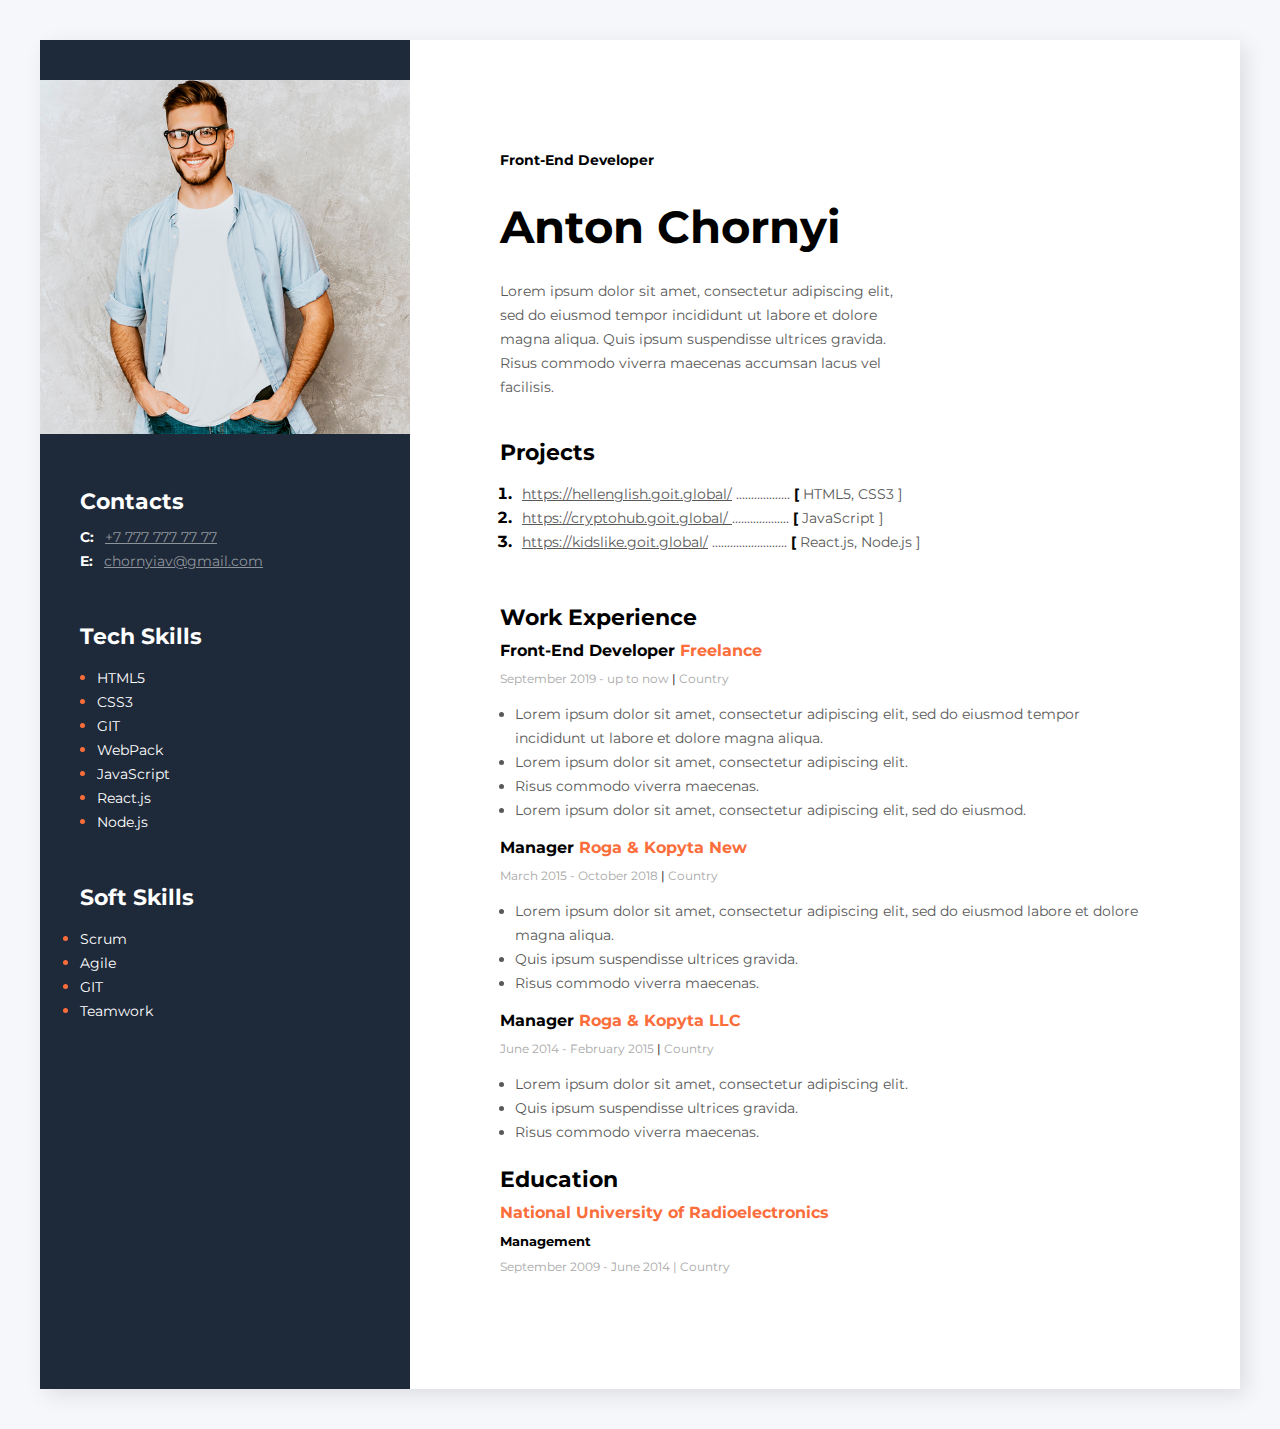
<file: homework/index.html>
<!DOCTYPE html>
<html lang="en">
<head>
    <meta charset="UTF-8">
    <meta http-equiv="X-UA-Compatible" content="IE=edge">
    <meta name="viewport" content="width=device-width, initial-scale=1.0">
    <title>first program</title>
    <link rel="preconnect" href="https://fonts.googleapis.com">
    <link rel="preconnect" href="https://fonts.gstatic.com" crossorigin>
    <link href="https://fonts.googleapis.com/css2?family=Montserrat:wght@400;700&display=swap" rel="stylesheet">
    <link rel="stylesheet" href="css/main.css">
</head>
<body>
   <!-- Main container -->
   <div class="main-container">
       <!-- Main content sections -->
       <div class="main-content-section">
           <!-- About me section -->
           <div class="about-me-section">
               <h2 class="about-me-proession" >Front-End Developer</h2>
               <h1>Anton Chornyi</h1>
               <p class="about-me-description">
                Lorem ipsum dolor sit amet, consectetur adipiscing elit, sed do eiusmod tempor incididunt ut labore et dolore magna aliqua. Quis ipsum suspendisse ultrices gravida. Risus commodo viverra maecenas accumsan lacus vel facilisis. 
               </p>
           </div>
           <!-- My projects selection -->
           <div class="my-projects-selection">
               <h3 class="main-content-title">Projects</h3>
               <ol class="my-project-list">
                   <li class="my-projects-item">
                       <span class="my-projects-text">
                            <a href="https://hellenglish.goit.global/" class="my-projects-link">https://hellenglish.goit.global/</a>
                            ..................
                            <span class="my-projects-bracket"> [</span> HTML5, CSS3 <span class="my-projects-bracket"></span>]</span>
                        </span>
                   </li>
                   <li class="my-projects-item">
                        <span class="my-projects-text">
                            <a href="https://cryptohub.goit.global/ " class="my-projects-link">https://cryptohub.goit.global/ </a>
                            ...................
                            <span class="my-projects-bracket"> [</span> JavaScript  <span class="my-projects-bracket"></span>]</span>
                        </span>
                   </li>
                   <li class="my-projects-item">
                        <span class="my-projects-text">
                            <a href="https://kidslike.goit.global/" class="my-projects-link">https://kidslike.goit.global/</a>
                            .........................
                            <span class="my-projects-bracket"> [</span> React.js, Node.js <span class="my-projects-bracket"></span>]</span>  
                        </span>
                   </li>
               </ol>
           </div>
           <!-- My work experience -->
           <div class="my-work-experience-section">
               <h3 class="main-content-title">Work Experience</h3>
               <!-- Company 1 -->
               <div class="my-work-experience-company-block">
                   <h4 class="my-work-experience-position">Front-End Developer <span class="my-work-experience-company">Freelance</span>  </h4>
                   <p class="my-work-experience-period">September 2019 - up to now   <span class="my-work-experience-divider">|</span>    Country</p>
                   <ul class="my-work-experience-duties">
                       <li class="my-work-experience-duty">Lorem ipsum dolor sit amet, consectetur adipiscing elit, sed do eiusmod tempor incididunt ut labore et dolore magna aliqua. </li>
                       <li class="my-work-experience-duty">Lorem ipsum dolor sit amet, consectetur adipiscing elit.</li>
                       <li class="my-work-experience-duty">Risus commodo viverra maecenas. </li>
                       <li class="my-work-experience-duty">Lorem ipsum dolor sit amet, consectetur adipiscing elit, sed do eiusmod. </li>
                   </ul>
               </div>
                <!-- Company 2 -->
                <div>
                    <h4 class="my-work-experience-position">Manager <span class="my-work-experience-company">Roga & Kopyta New</span></h4>
                    <p class="my-work-experience-period">March 2015 - October 2018   <span class="my-work-experience-divider">|</span>   Country</p>
                    <ul class="my-work-experience-duties">
                        <li class="my-work-experience-duty">Lorem ipsum dolor sit amet, consectetur adipiscing elit, sed do eiusmod labore et dolore magna aliqua. </li>
                        <li class="my-work-experience-duty">Quis ipsum suspendisse ultrices gravida.</li>
                        <li class="my-work-experience-duty">Risus commodo viverra maecenas. </li>
                    </ul>
                </div>
                 <!-- Company 3 -->
                 <div>
                    <h4 class="my-work-experience-position">Manager <span class="my-work-experience-company">Roga & Kopyta LLC</span> </h4>
                    <p class="my-work-experience-period">June 2014 - February 2015   <span class="my-work-experience-divider">|</span>   Country</p>
                    <ul class="my-work-experience-duties">
                        <li class="my-work-experience-duty">Lorem ipsum dolor sit amet, consectetur adipiscing elit. </li>
                        <li class="my-work-experience-duty">Quis ipsum suspendisse ultrices gravida.</li>
                        <li class="my-work-experience-duty"> Risus commodo viverra maecenas. </li>
                    </ul>
                </div>
           </div>

           <!-- Education section-->
           <div class="my-education-section">
                <h3 class="main-content-title">Education</h3>
                <h4 class="my-education-place">National University of Radioelectronics</h4>
                <h5 class="my-education-position" >Management</h5>
                <p class="my-work-experience-period">September 2009 - June 2014   |   Country</p>
           </div>
       </div>
        <!-- Sidebar section -->
       <aside class="sidebar-section">
            <img src="img/photo.jpg" alt="my photo">
            <!--  contacts section -->
            <div class="contacts-section">
                <h3 class="sidebar-title">Contacts</h3>
                <div>
                    <span class="contacts-section-type">C: </span>
                    <a class="contacts-section-link" href="tel:+7 777 777 77 77">+7 777 777 77 77</a>
                </div>
                <div>
                    <span class="contacts-section-type">E:  </span>
                    <a class="contacts-section-link" href="mailto:chornyiav@gmail.com">chornyiav@gmail.com</a>
                </div>
            </div>
            <!-- tech skills section -->
            <div class="skills-section">
                <h3 class="sidebar-title">Tech Skills</h3>
                <ul class="skills-list">
                    <li class="skills-items"> <span class="skills-items-text">HTML5</span> </li>
                    <li class="skills-items"><span class="skills-items-text">CSS3</span></li>
                    <li class="skills-items"><span class="skills-items-text">GIT</span></li>
                    <li class="skills-items"><span class="skills-items-text">WebPack</span></li>
                    <li class="skills-items"><span class="skills-items-text">JavaScript</span></li>
                    <li class="skills-items"><span class="skills-items-text">React.js</span></li>
                    <li class="skills-items"><span class="skills-items-text">Node.js</span></li>
                </ul>
            </div>
            <!-- soft skills section -->
            <div class="skills-section">
                <h3 class="sidebar-title">Soft Skills</h3>
                <ul class="skills-list"></ul>
                    <li class="skills-items"> <span class="skills-items-text">Scrum</span> </li>
                    <li class="skills-items"><span class="skills-items-text">Agile</span></li>
                    <li class="skills-items"><span class="skills-items-text">GIT</span></li>
                    <li class="skills-items"><span class="skills-items-text">Teamwork</span></li>
                </ul>
            </div>
       </aside>
   </div>
</body>
</html>
</file>
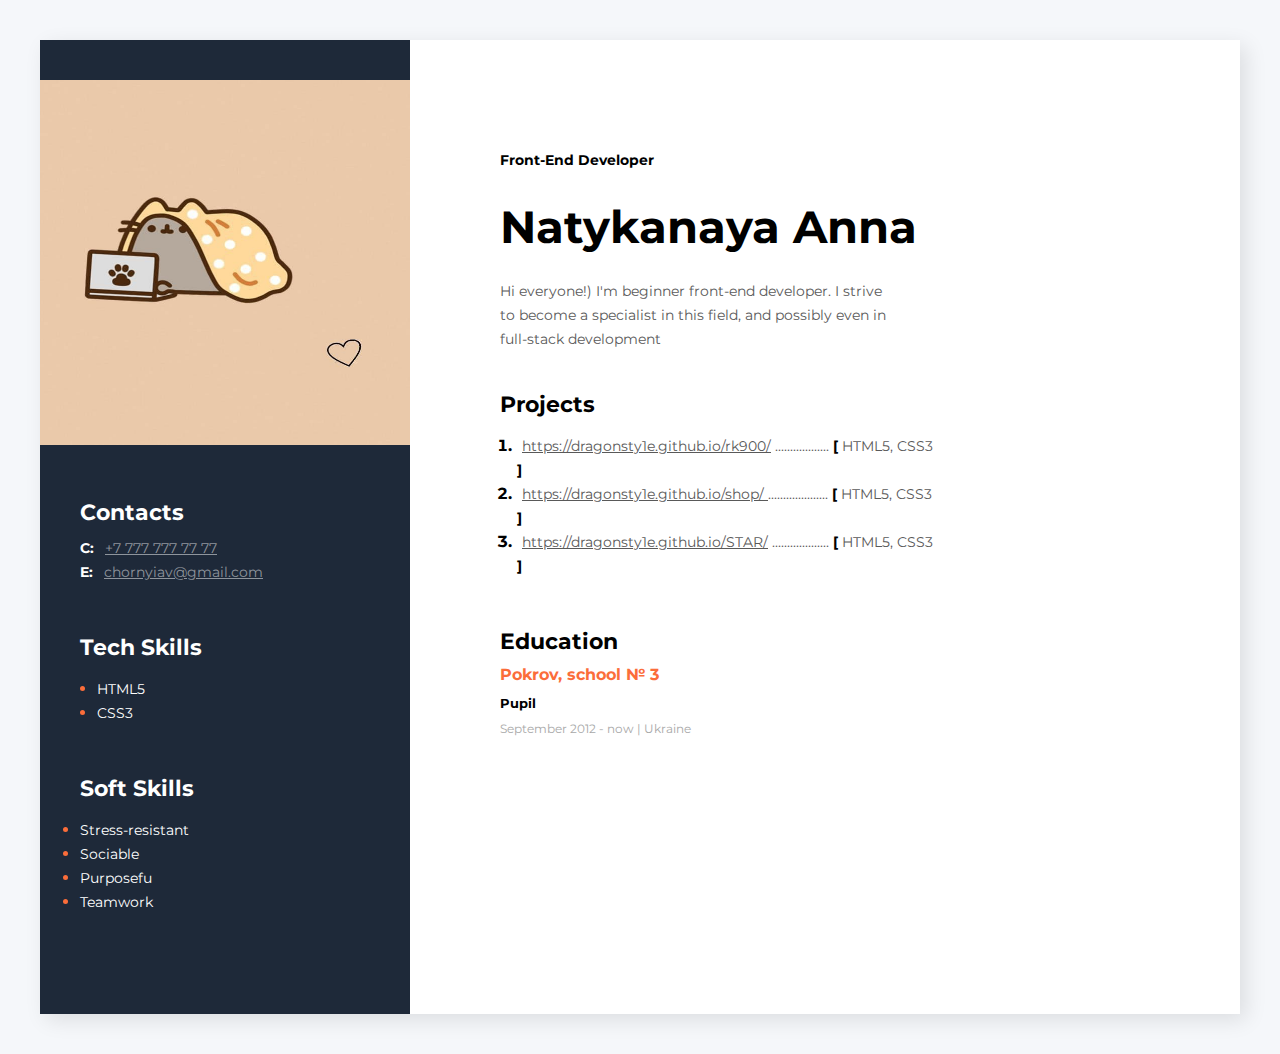
<file: my-portfolio/index.html>
<!DOCTYPE html>
<html lang="en">
<head>
    <meta charset="UTF-8">
    <meta http-equiv="X-UA-Compatible" content="IE=edge">
    <meta name="viewport" content="width=device-width, initial-scale=1.0">
    <title>first program</title>
    <link rel="preconnect" href="https://fonts.googleapis.com">
    <link rel="preconnect" href="https://fonts.gstatic.com" crossorigin>
    <link href="https://fonts.googleapis.com/css2?family=Montserrat:wght@400;700&display=swap" rel="stylesheet">
    <link rel="stylesheet" href="css/main.css">
</head>
<body>
   <!-- Main container -->
   <div class="main-container">
       <!-- Main content sections -->
       <div class="main-content-section">
           <!-- About me section -->
           <div class="about-me-section">
               <h2 class="about-me-proession" >Front-End Developer</h2>
               <h1>Natykanaya Anna</h1>
               <p class="about-me-description">
                Hi everyone!) I'm beginner front-end developer. I strive to become a specialist in this field, and possibly even in full-stack development
               </p>
           </div>
           <!-- My projects selection -->
           <div class="my-projects-selection">
               <h3 class="main-content-title">Projects</h3>
               <ol class="my-project-list">
                   <li class="my-projects-item">
                       <span class="my-projects-text">
                            <a href="https://dragonsty1e.github.io/rk900/" class="my-projects-link" target="_blanck">https://dragonsty1e.github.io/rk900/</a>
                            ..................
                            <span class="my-projects-bracket"> [</span> HTML5, CSS3 <span class="my-projects-bracket">]</span>
                        </span>
                   </li>
                   <li class="my-projects-item">
                        <span class="my-projects-text">
                            <a href="https://dragonsty1e.github.io/shop/" class="my-projects-link" target="_blanck">https://dragonsty1e.github.io/shop/ </a>
                            ....................
                            <span class="my-projects-bracket"> [</span> HTML5, CSS3 <span class="my-projects-bracket">]</span>
                        </span>
                   </li>
                   <li class="my-projects-item">
                        <span class="my-projects-text">
                            <a href="https://dragonsty1e.github.io/STAR/" class="my-projects-link" target="_blanck">https://dragonsty1e.github.io/STAR/</a>
                            ...................
                            <span class="my-projects-bracket"> [</span> HTML5, CSS3 <span class="my-projects-bracket">]</span>
                        </span>
                   </li>
               </ol>
           </div>
           <!-- My work experience -->
           <!-- <div class="my-work-experience-section">
               <h3 class="main-content-title">Work Experience</h3>
               <div class="my-work-experience-company-block">
                   <h4 class="my-work-experience-position">Front-End Developer <span class="my-work-experience-company">Freelance</span>  </h4>
                   <p class="my-work-experience-period">September 2019 - up to now   <span class="my-work-experience-divider">|</span>    Country</p>
                   <ul class="my-work-experience-duties">
                       <li class="my-work-experience-duty">Lorem ipsum dolor sit amet, consectetur adipiscing elit, sed do eiusmod tempor incididunt ut labore et dolore magna aliqua. </li>
                       <li class="my-work-experience-duty">Lorem ipsum dolor sit amet, consectetur adipiscing elit.</li>
                       <li class="my-work-experience-duty">Risus commodo viverra maecenas. </li>
                       <li class="my-work-experience-duty">Lorem ipsum dolor sit amet, consectetur adipiscing elit, sed do eiusmod. </li>
                   </ul>
               </div>
                <div>
                    <h4 class="my-work-experience-position">Manager <span class="my-work-experience-company">Roga & Kopyta New</span></h4>
                    <p class="my-work-experience-period">March 2015 - October 2018   <span class="my-work-experience-divider">|</span>   Country</p>
                    <ul class="my-work-experience-duties">
                        <li class="my-work-experience-duty">Lorem ipsum dolor sit amet, consectetur adipiscing elit, sed do eiusmod labore et dolore magna aliqua. </li>
                        <li class="my-work-experience-duty">Quis ipsum suspendisse ultrices gravida.</li>
                        <li class="my-work-experience-duty">Risus commodo viverra maecenas. </li>
                    </ul>
                </div>
                 <div>
                    <h4 class="my-work-experience-position">Manager <span class="my-work-experience-company">Roga & Kopyta LLC</span> </h4>
                    <p class="my-work-experience-period">June 2014 - February 2015   <span class="my-work-experience-divider">|</span>   Country</p>
                    <ul class="my-work-experience-duties">
                        <li class="my-work-experience-duty">Lorem ipsum dolor sit amet, consectetur adipiscing elit. </li>
                        <li class="my-work-experience-duty">Quis ipsum suspendisse ultrices gravida.</li>
                        <li class="my-work-experience-duty"> Risus commodo viverra maecenas. </li>
                    </ul>
                </div>
           </div> -->

           <!-- Education section-->
           <div class="my-education-section">
                <h3 class="main-content-title">Education</h3>
                <h4 class="my-education-place"> Pokrov, school № 3</h4>
                <h5 class="my-education-position" >Pupil</h5>
                <p class="my-work-experience-period">September 2012 - now   |   Ukraine</p>
           </div>
       </div>
        <!-- Sidebar section -->
       <aside class="sidebar-section">
            <img src="img/img3.jpg" class="img" alt="my photo">
            <!--  contacts section -->
            <div class="contacts-section">
                <h3 class="sidebar-title">Contacts</h3>
                <div>
                    <span class="contacts-section-type">C: </span>
                    <a class="contacts-section-link" href="tel:+7 777 777 77 77">+7 777 777 77 77</a>
                </div>
                <div>
                    <span class="contacts-section-type">E:  </span>
                    <a class="contacts-section-link" href="mailto:chornyiav@gmail.com">chornyiav@gmail.com</a>
                </div>
            </div>
            <!-- tech skills section -->
            <div class="skills-section">
                <h3 class="sidebar-title">Tech Skills</h3>
                <ul class="skills-list">
                    <li class="skills-items"> <span class="skills-items-text">HTML5</span> </li>
                    <li class="skills-items"><span class="skills-items-text">CSS3</span></li>
                    <!-- <li class="skills-items"><span class="skills-items-text">GIT</span></li>
                    <li class="skills-items"><span class="skills-items-text">WebPack</span></li>
                    <li class="skills-items"><span class="skills-items-text">JavaScript</span></li>
                    <li class="skills-items"><span class="skills-items-text">React.js</span></li>
                    <li class="skills-items"><span class="skills-items-text">Node.js</span></li> -->
                </ul>
            </div>
            <!-- soft skills section -->
            <div class="skills-section">
                <h3 class="sidebar-title">Soft Skills</h3>
                <ul class="skills-list"></ul>
                    <li class="skills-items"> <span class="skills-items-text">Stress-resistant</span> </li>
                    <li class="skills-items"><span class="skills-items-text">Sociable</span></li>
                    <li class="skills-items"><span class="skills-items-text">Purposefu</span></li>
                    <li class="skills-items"><span class="skills-items-text">Teamwork</span></li>
                </ul>
            </div>
       </aside>
   </div>
</body>
</html>
</file>
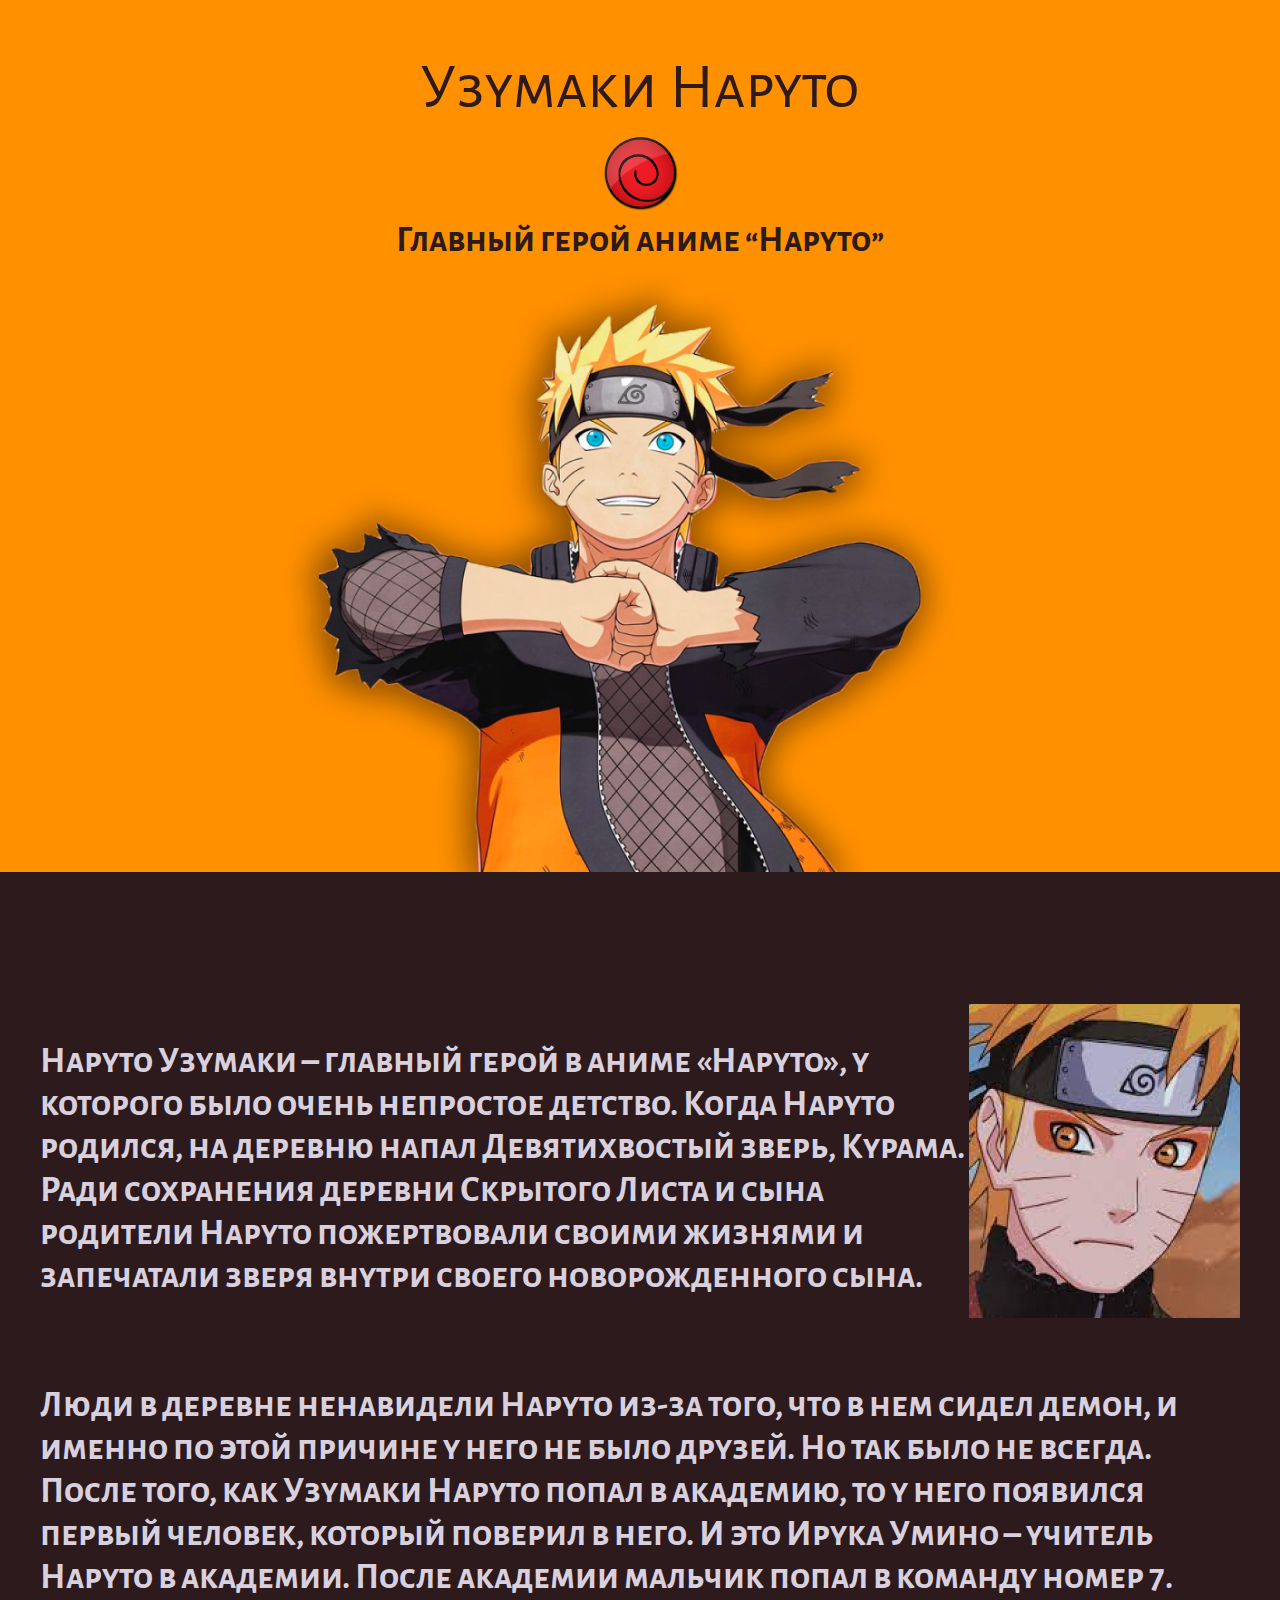
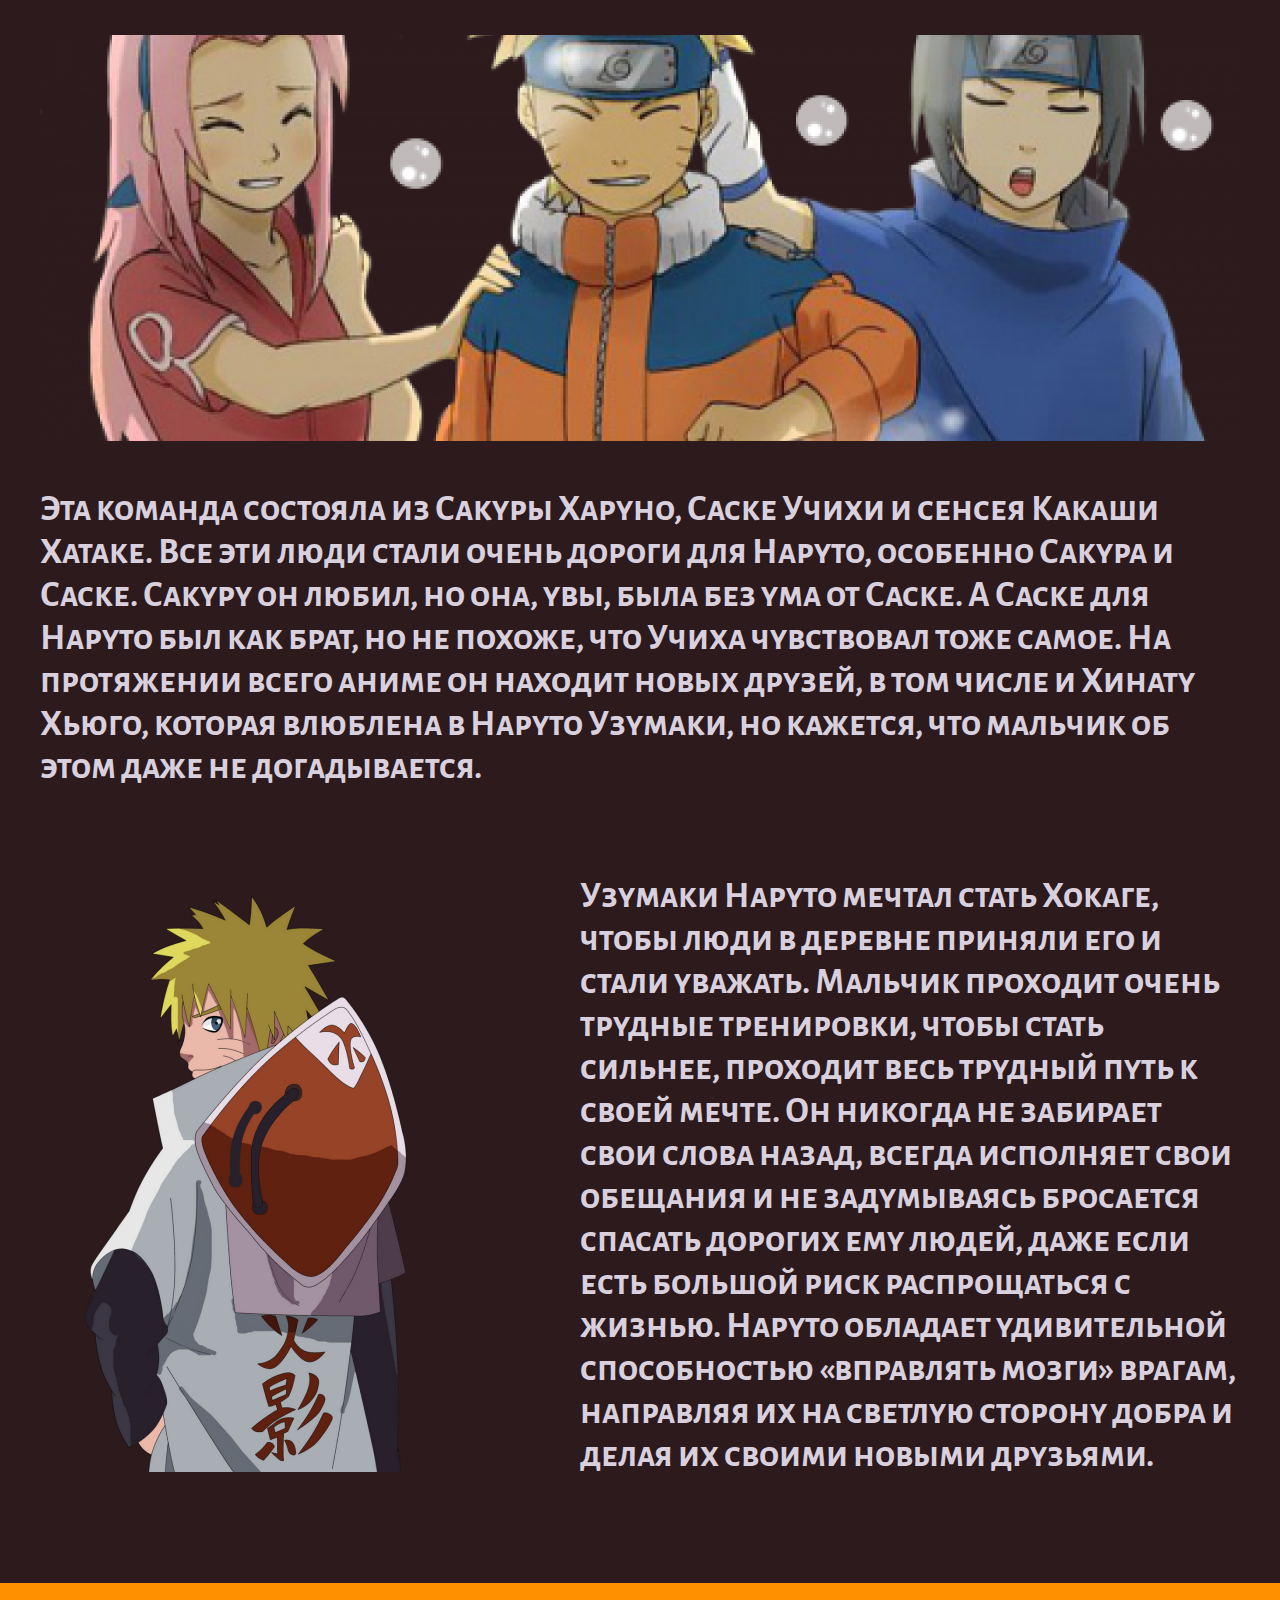
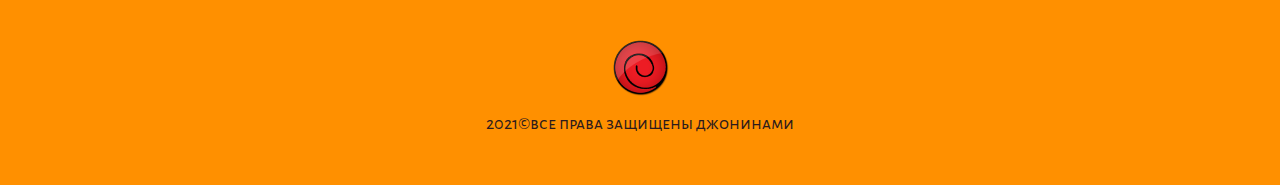
<file: Naruto/index.html>
<!DOCTYPE html>
<html lang="ru">
<head>
    <meta charset="UTF-8">
    <link rel="preconnect" href="https://fonts.gstatic.com">
    <link href="https://fonts.googleapis.com/css2?family=Alegreya+Sans+SC:wght@400;700&display=swap" rel="stylesheet">
    <meta name="viewport" content="width=device-width, initial-scale=1.0">
    <link rel="stylesheet" href="css/main.css">
    <title>Наруто Узумаки</title>
</head>
<body>
    <header class="header">
        <div class="container">
            <h1>Узумаки Наруто</h1>
            <img src="img/logo.png" alt="Uzumaki" class="logo-header">
            <h2>Главный герой аниме “Наруто”</h2>
            <img src="img/header-naruto.png" alt="Naruto" class="naruto-header">
            
        </div>
    </header>
    <section class="history">
        <div class="container">
            <div class="about-childhood">
                <p class="about">Наруто Узумаки – главный герой в аниме «Наруто», у которого было очень непростое детство. Когда Наруто родился, на деревню напал Девятихвостый зверь, Курама. Ради сохранения деревни Скрытого Листа и сына родители Наруто пожертвовали своими жизнями и запечатали зверя внутри своего новорожденного сына.</p>
                <img src="img/sad-naruto.png" alt="Naruto" class="sad-naruto">
            </div>  
            <div class="friends">
                <p class="academy">
                    Люди в деревне ненавидели Наруто из-за того, что в нем сидел демон, и именно по этой причине у него не было друзей. Но так было не всегда. После того, как Узумаки Наруто попал в академию, то у него появился первый человек, который поверил в него. И это Ирука Умино – учитель Наруто в академии. После академии мальчик попал в команду номер 7. 
                </p>
                <img src="img/friends.png" alt="Sakura, Naruto, Sasuke" class="naruto-friend">
                <p class="about-friends">
                    Эта команда состояла из Сакуры Харуно, Саске Учихи и сенсея Какаши Хатаке. Все эти люди стали очень дороги для Наруто, особенно Сакура и Саске. Сакуру он любил, но она, увы, была без ума от Саске. А Саске для Наруто был как брат, но не похоже, что Учиха чувствовал тоже самое. На протяжении всего аниме он находит новых друзей, в том числе и Хинату Хьюго, которая влюблена в Наруто Узумаки, но кажется, что мальчик об этом даже не догадывается.
                </p>
            </div>
            <div class="dream">
                <img src="img/hokage.png" alt="Naruto-hokage" class="hokage">
                <p class="haracter">
                    Узумаки Наруто мечтал стать Хокаге, чтобы люди в деревне приняли его и стали уважать. Мальчик проходит очень трудные тренировки, чтобы стать сильнее, проходит весь трудный путь к своей мечте. Он никогда не забирает свои слова назад, всегда исполняет свои обещания и не задумываясь бросается спасать дорогих ему людей, даже если есть большой риск распрощаться с жизнью. Наруто обладает удивительной способностью «вправлять мозги» врагам, направляя их на светлую сторону добра и делая их своими новыми друзьями.
                </p>
            </div>
        </div>
    </section>
    <footer class="footer">
        <div class="container">
            <img src="img/footer-logo.png" alt="Uzumaki" class="logo-footer">
            <p class="copyright">
                2021©все права  защищены джонинами
            </p>
        </div>
    </footer>
</body>
</html>
</file>
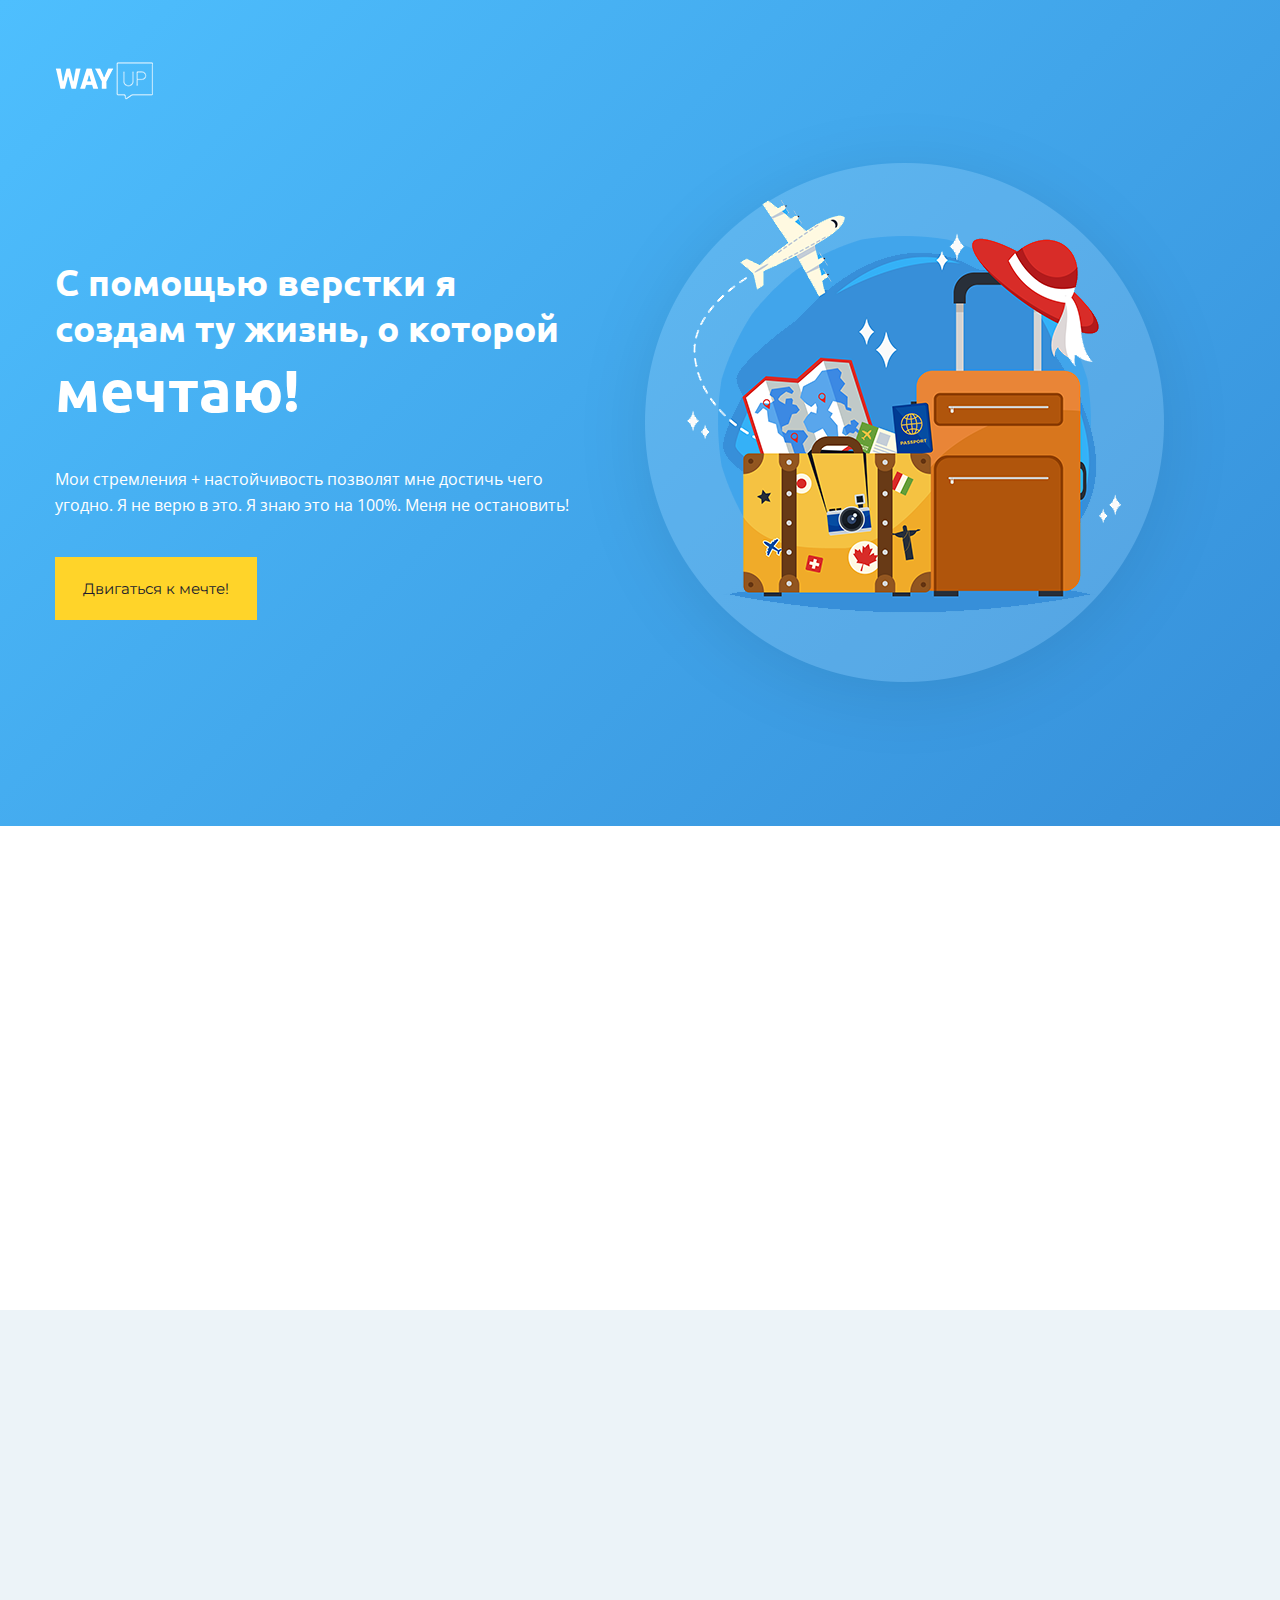
<file: new1/index.html>
<!DOCTYPE html>
<html lang="ru">
<head>
	<meta charset="UTF-8">
	<title>Верстка</title>
	<meta name="viewport" content="width=device-width, initial-scale=1, shrink-to-fit=no">
	<link rel="stylesheet" href="css/main.css">
	<link rel="preconnect" href="https://fonts.gstatic.com">
	<link href="https://fonts.googleapis.com/css2?family=Montserrat:wght@900&family=Open+Sans&family=Ubuntu:wght@400;700&display=swap" rel="stylesheet">
	<link rel="stylesheet" href="https://maxcdn.bootstrapcdn.com/font-awesome/4.5.0/css/font-awesome.min.css"> 
	<script src="https://ajax.googleapis.com/ajax/libs/jquery/2.2.0/jquery.min.js"></script>
	<link rel="stylesheet" href="animate.css">
    <script src="wow.min.js"></script>
    <script>
    new WOW().init(); </script>
</head>
<body>
	<header id="header" class="header">
		<div class="container">
			<img src="img/logo.png" alt="logo" class="logo wow fadeInDown">
			<div class="wrapper">
			<div class="offer wow fadeInLeft ">
				
				<h1 class="tittle ">
					С помощью верстки я создам ту жизнь, о которой <span>мечтаю!</span>
				</h1>
				<p class="intro">
					Мои стремления + настойчивость позволят мне достичь чего угодно. Я не верю в это. Я знаю это на 100%. Меня не остановить!
				</p>
				<a href="#" class="btn">Двигаться к мечте!</a>
			</div>
			<img src="img/fly.png" alt="путь"b class="fly wow fadeInRight">
			</div>
		</div>
	</header>
	<section id="learn" class="learn">
		<div class="container">
			<div class="frst">
			<h2 class=" section-title wow fadeInDown">Что меня ждет впереди</h2>
			</div>
			<div class="wrapper-t ">
				<div id="time" class="free wow fadeInLeft">
					<img src="img/time.png" alt="time">
					<h3 class="last ">
						Свободное время
					</h3>
					<p class="time">
						Мне нужно свободное время на семью и самое настоящее
					</p>
				</div>
				<div id="time" class="train wow fadeInUp">
					<img src="img/sun.png" alt="sun">
					<h3>
						Яркие путешествия
					</h3>
					<p class="sun">
						Работать откуда угодно - что может быть лучше?
					</p>
				</div>
				<div id="time"class="values wow fadeInRight">
					<img src="img/rocet.png" alt="ракета">
					<h3>
						Создание ценности
					</h3>
					<p class="rocet">
						Нет ничего сильнее, чем жить не просто так, создавая ценность
					</p>
				</div>
			</div>
		</div>
	</section>
	<section id="mail" class="mail">
		<div class="container">
			
				<h2 class="ticket wow fadeInDown">
					Форма заказа билета в будущее
				</h2>
				<form action="#">
					<input type="text" name="name" placeholder="Имя" required="" class="a wow fadeInLeft">
					<input type="e-mail" name="mail" placeholder="E-mail" required="" class="b wow fadeInRight">
					<input type="tel" name="phone" placeholder="Телефон" required=""class="c wow fadeInLeft">
					<input type="text" name="where" placeholder="Куда я полечу в ближайшее время?" required="" class="d wow fadeInRight">
					<button type="submit" class="click wow fadeInLeft">Двигаться к мечте!</button>
				</form>
			
		</div>
	</section>
	<footer id="footer" id="footer">
		<div class="container">
			<p class="footer wow fadeInUp">
				© Все мои мечты защищены моим трудолюбием
			</p>
		</div>
	</footer>
	<a href="#" class="back-to-top">Back to Top</a>
	<script src="js/main.js"> </script>
	
</body>
</html>
</file>
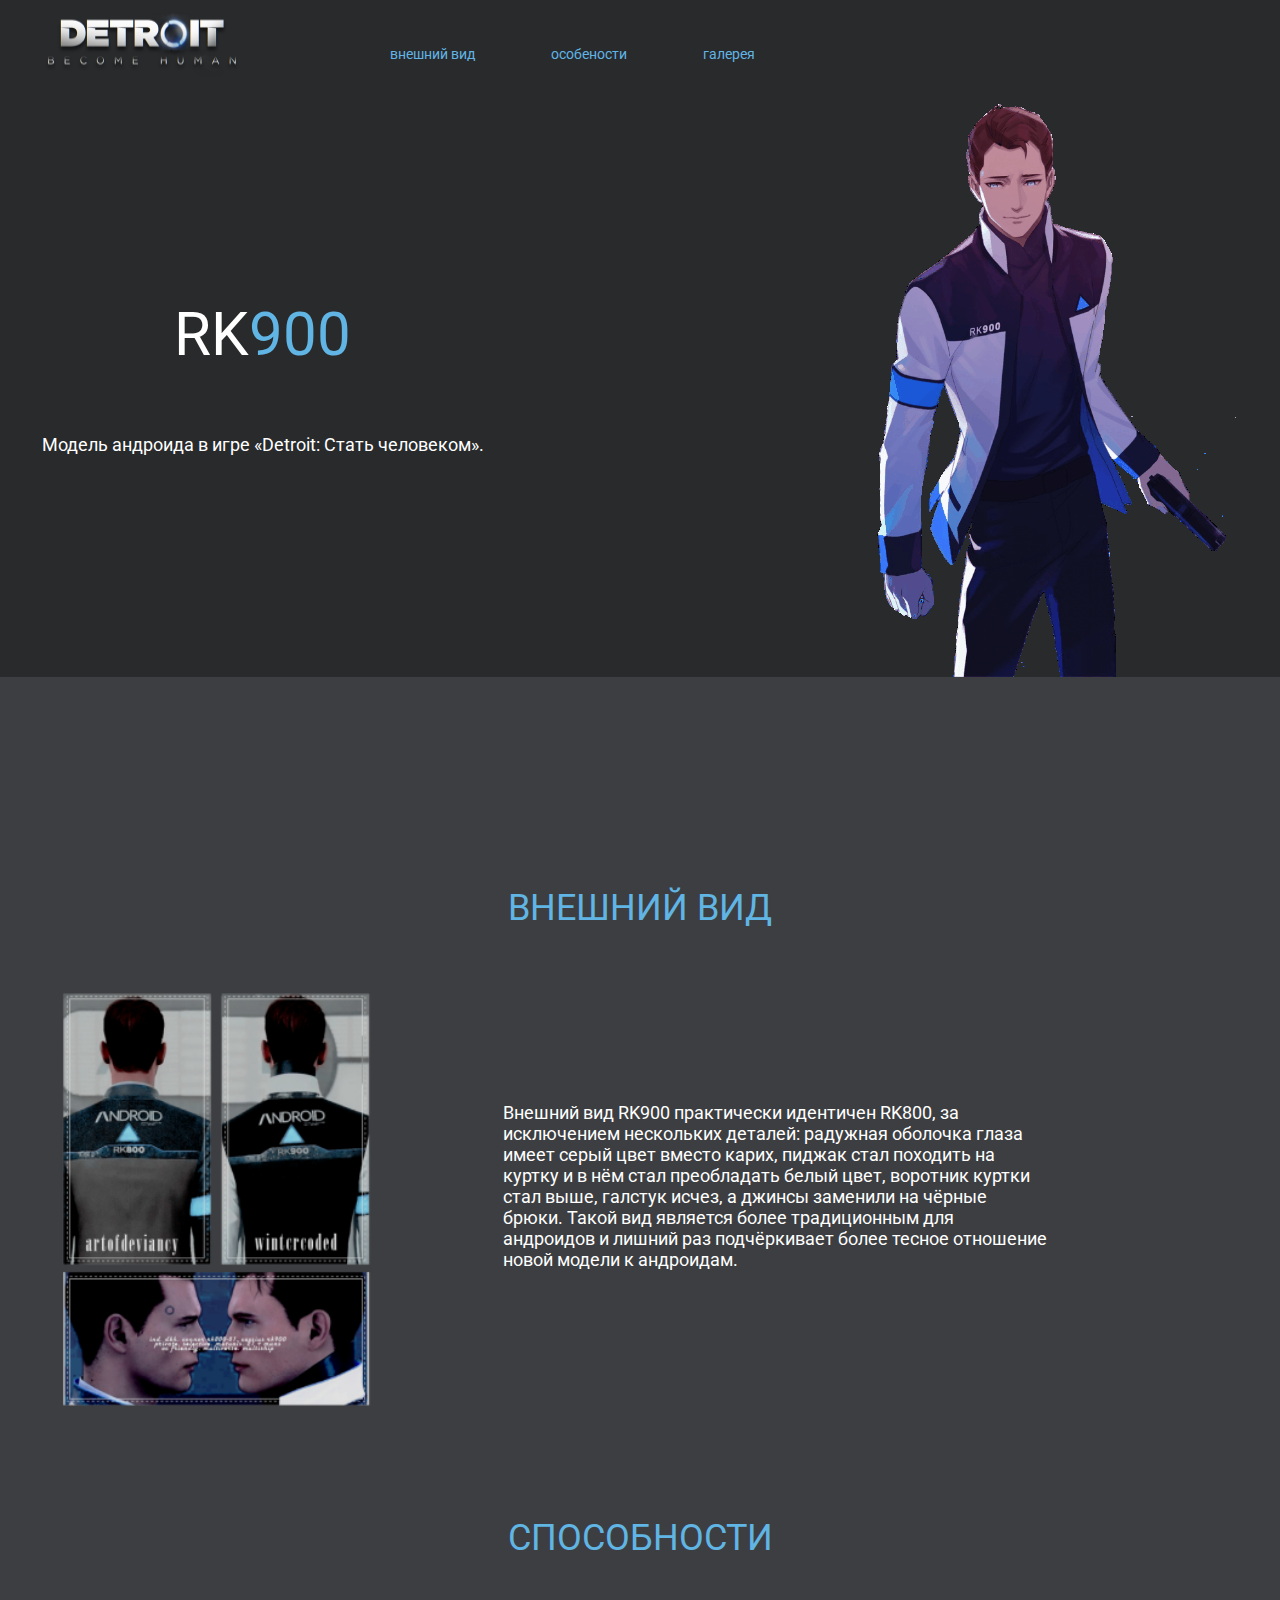
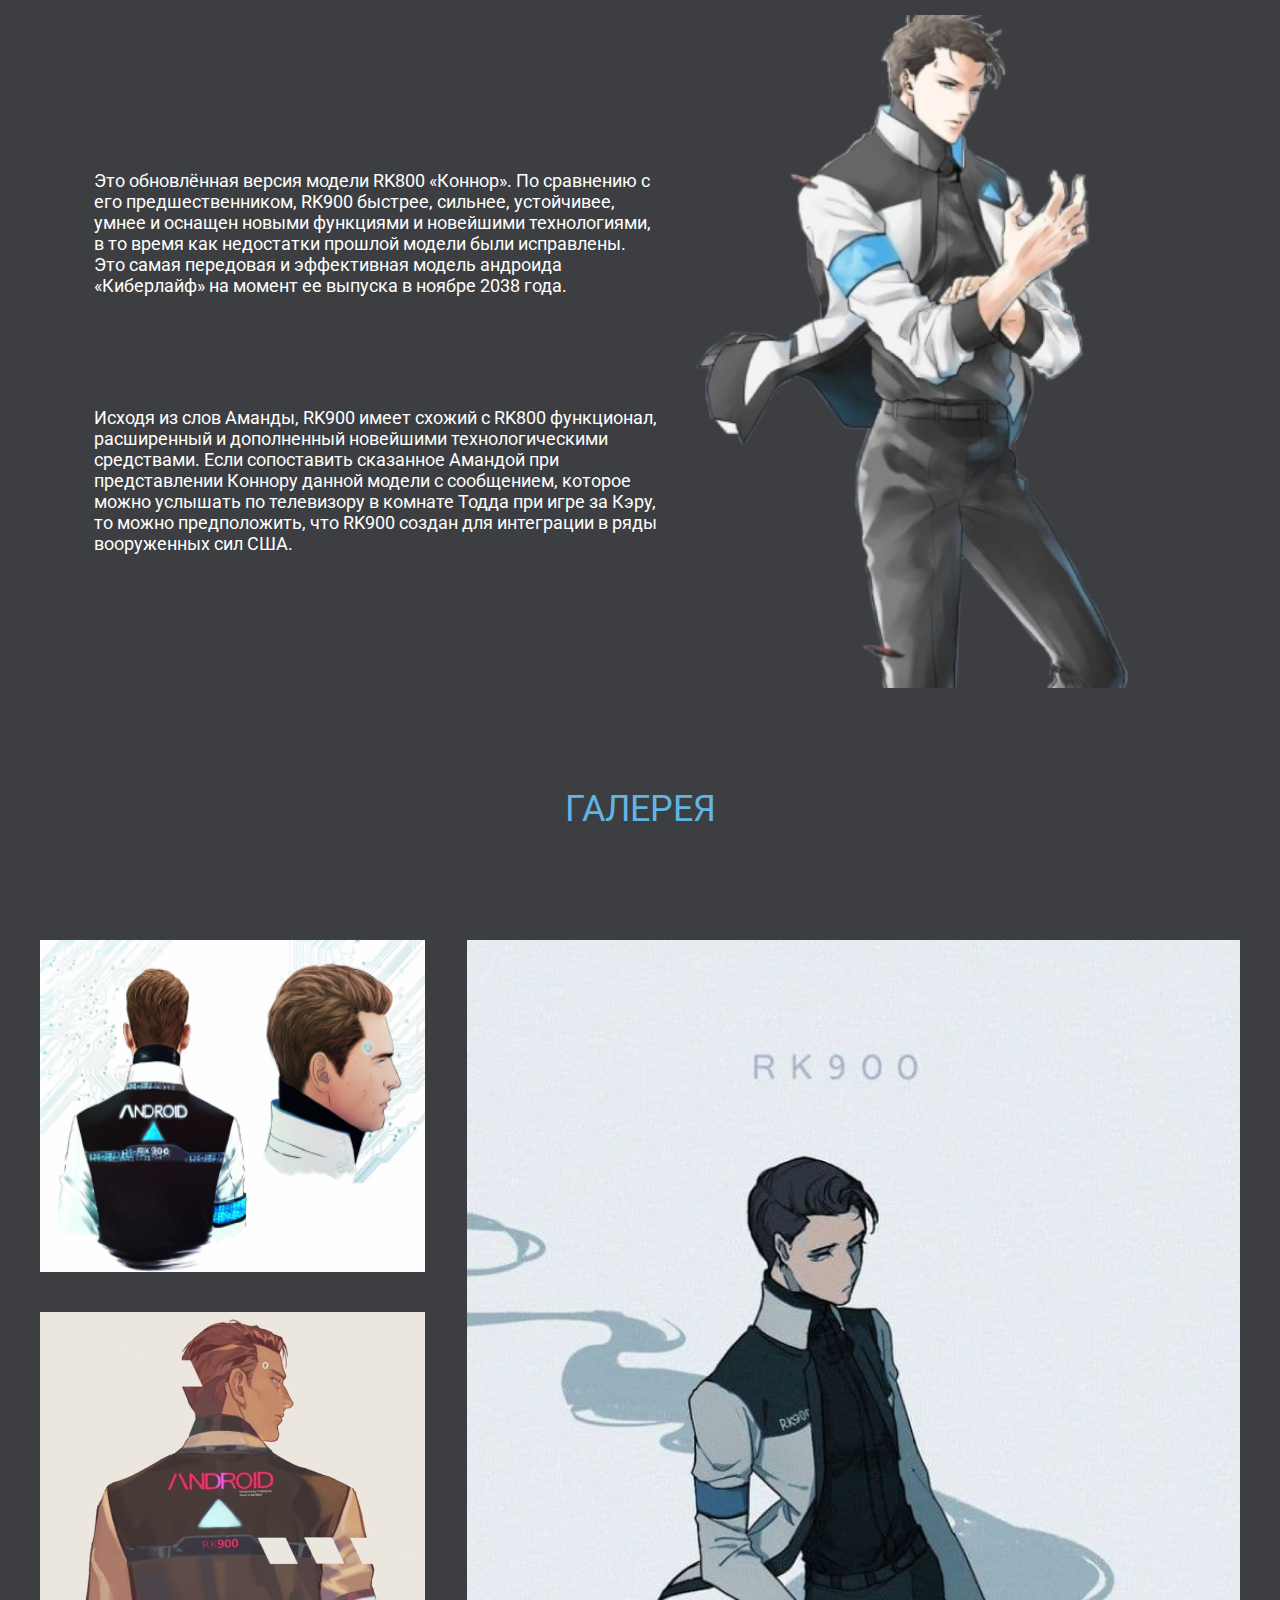
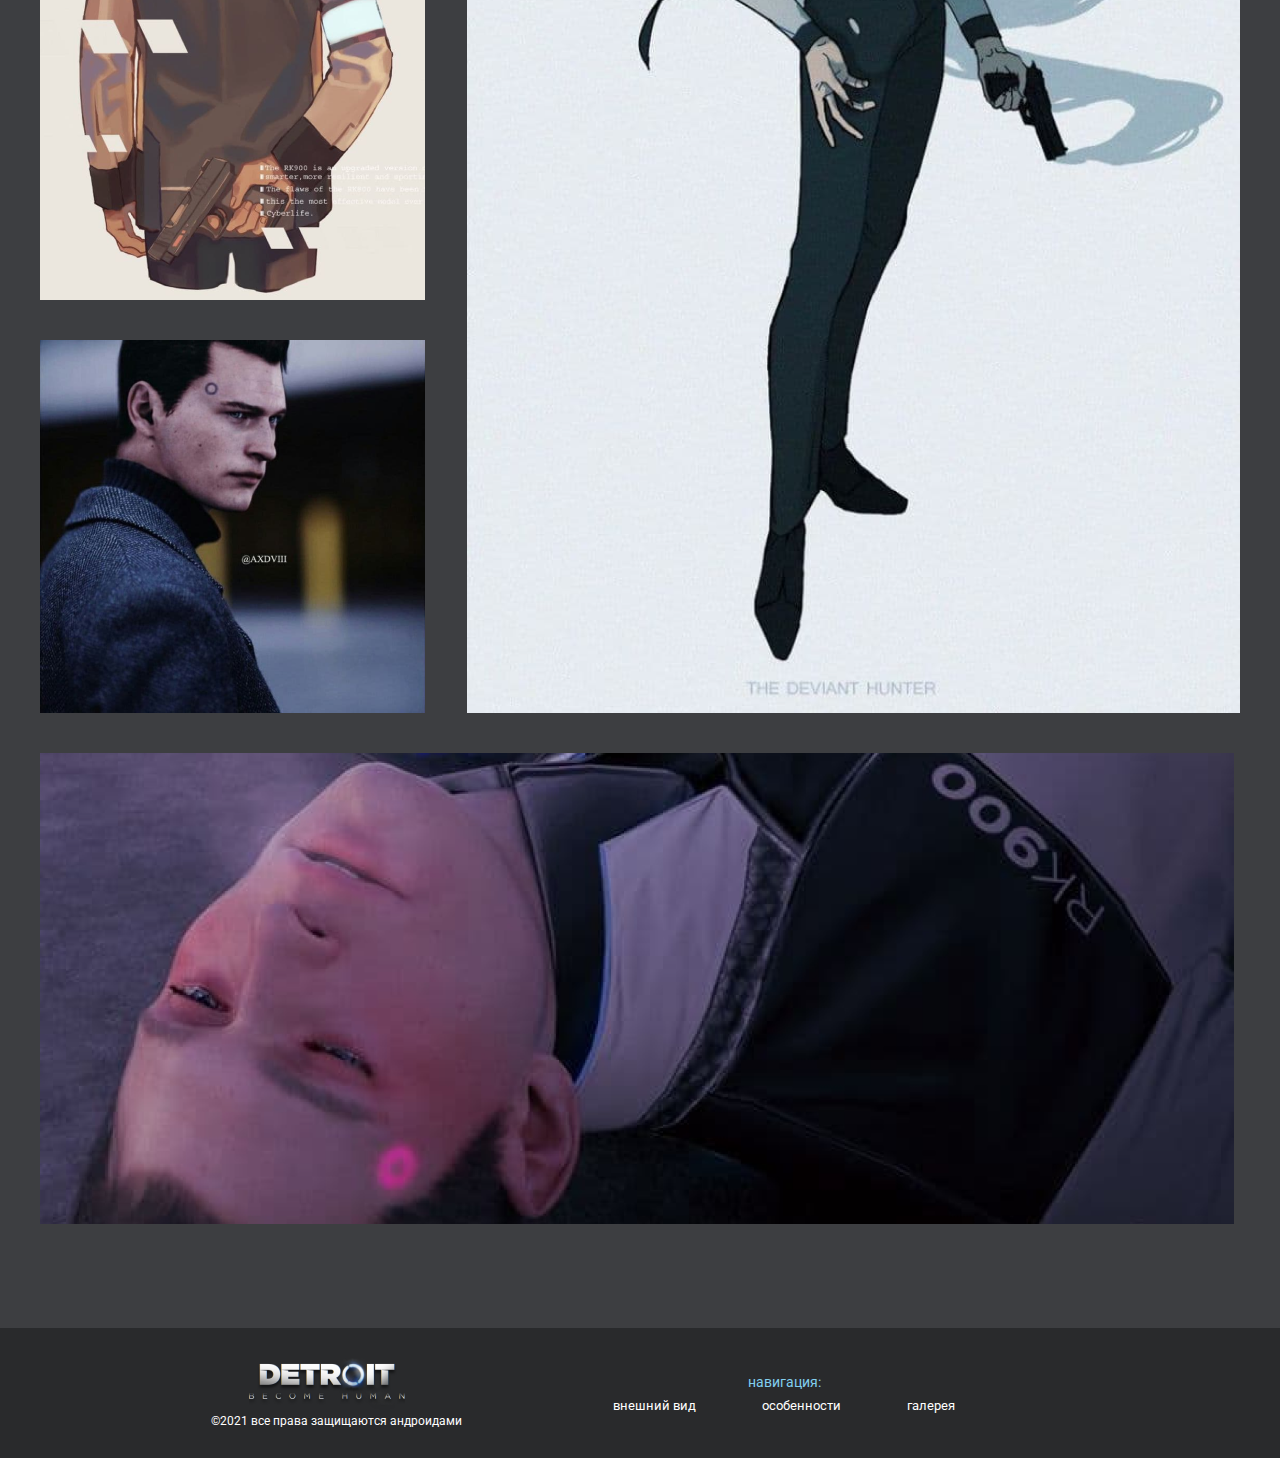
<file: rk900/index.html>
<!DOCTYPE HTML>
<html lang="ru">
    <head>
        <meta charset="UTF-8">
        <title>rk900</title>
        <meta name="viewport" content="width=device-width, initial-scale=1, shrink-to-fit=no">
        <link rel="stylesheet" href="css/main.css">
        <link rel="preconnect" href="https://fonts.gstatic.com">
        <script src="https://ajax.googleapis.com/ajax/libs/jquery/2.2.0/jquery.min.js"></script>
        <link href="https://fonts.googleapis.com/css2?family=Roboto&display=swap" rel="stylesheet">
    </head>
    <body>
        <header class="header">
            <div class="container">
            <div class="nav">
                <img src="img/logo1-1.png" alt="logo" class="logo-header">
             <ul class="nav-wrapper">
                <li>
                    <a href="#look" class="nav-look">внешний вид</a>
                </li>
                <li>
                    <a href="#ability" class="nav-ability">особености</a>
                </li>
                <li>
                    <a href="#gallery" class="nav-gallery">галерея</a>
                </li>
            </ul>   
            <button class="menu-open">
                <img src="img/MENU.svg" alt="open menu">
            </button>
            </div>
            <div class="header-wrapper">
            <div class="header-info">
                <h1>RK<span>900</span></h1>
                <p class="info">Модель андроида в игре «Detroit: Стать человеком».</p>
            </div>
            <img src="img/rich1-3.png" alt="rk900" class="img-header">
            </div>
        </div>
        </header>
        <section class="look" >
            <div class="container">
                <h2 id="look">ВНЕШНИЙ ВИД</h2>
                <div class="look-wrapper">                
                    <img src="img/rich2-1.png" alt="rk900" class="img-look">
                    <p class="p-look">Внешний вид RK900 практически идентичен RK800, за исключением нескольких деталей: радужная оболочка глаза имеет серый цвет вместо карих, пиджак стал походить на куртку и в нём стал преобладать белый цвет, воротник куртки стал выше, галстук исчез, а джинсы заменили на чёрные брюки. Такой вид является более традиционным для андроидов и лишний раз подчёркивает более тесное отношение новой модели к андроидам.</p>
                </div>
            </div>
        </section>
         <section class="ability">
            <div class="container">
                <h2 id="ability">СПОСОБНОСТИ</h2>
                <div class="wrapper1">
                <div class="wrapper2">
                    <p class="p1-ability">Это обновлённая версия модели RK800 «Коннор». По сравнению с его предшественником, RK900 быстрее, сильнее, устойчивее, умнее и оснащен новыми функциями и новейшими технологиями, в то время как недостатки прошлой модели были исправлены. Это самая передовая и эффективная модель андроида «Киберлайф» на момент ее выпуска в ноябре 2038 года.</p>
                
                <p class="p2-ability">Исходя из слов Аманды, RK900 имеет схожий с RK800 функционал, расширенный и дополненный новейшими технологическими средствами. Если сопоставить сказанное Амандой при представлении Коннору данной модели с сообщением, которое можно услышать по  телевизору в комнате Тодда при игре за Кэру, то можно предположить, что RK900 создан для интеграции в ряды вооруженных сил США.</p></div>
                <img src="img/rich2-2.png" alt="rk900" class="img-ability">
                
            </div></div>
        </section>
        <section class="gallery">
            <div class="container">
            <h2 id="gallery">ГАЛЕРЕЯ</h2>
            <div class="wrapper-section-gallery">
            <div class="wrapper-block-img">
                <div class="block-img">
                    <img src="img/rich2-3.png" alt="rk900" class="img1-block">
                    <img src="img/rich2-4.png" alt="rk900" class="img2-block">
                    <img src="img/rich2-5.png" alt="rk900" class="img3-block">
                </div>
                <div class="img-wrapper">  
                <img src="img/rich2-6.png" alt="rk900" class="img-block-wrapper"></div>
            </div>
            <img src="img/rich2-7.png" alt="rk900" class="last-img">
        </div>
        </div>
        </section>
        <footer class="footer">
            <div class="container">
                <div class="fotter-wrapper">
                    <div class="copyright">  
                        <img src="img/logo2.png" alt="logo" class="logo2">
                        <p class="p-copyright">
                            ©2021 все права защищаются андроидами
                        </p>
                    </div>
                    <div class="footer-nav">
                        <h3>
                            навигация:
                        </h3>
                        <div class="wrapper-footer-nav">
                           
                            <a href="#look" class="p-foot-nav1">
                                внешний вид
                            </a>
                          
                            <a href="#ability" class="p-foot-nav2">особенности</a>
                           
                            <a href="#gallery" class="p-foot-nav3"> галерея</a>
                        </div>
                    </div>
                 </div>
            </div>
        </footer> 
       
    <script src="js/main.js"> </script>
    <script src="https://code.jquery.com/jquery-3.6.0.slim.min.js"></script>      
    </body>
</html>
</file>
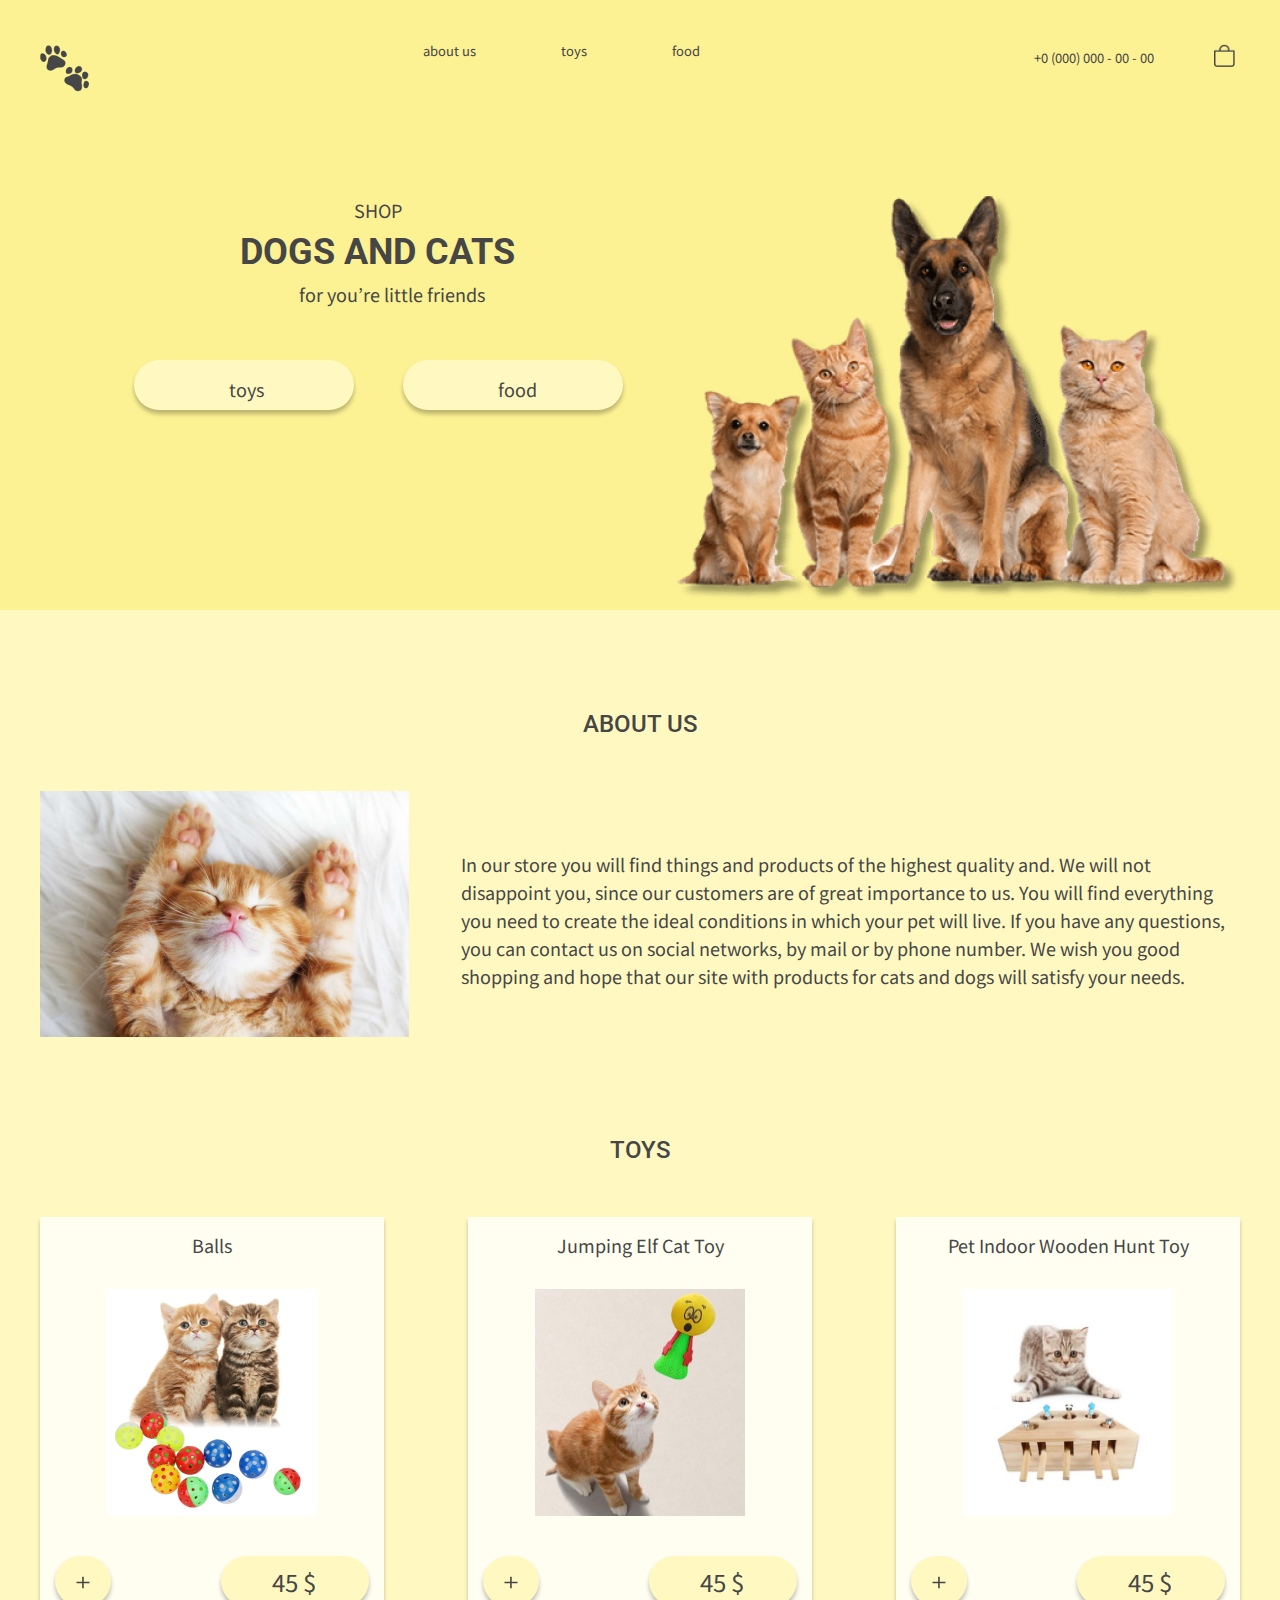
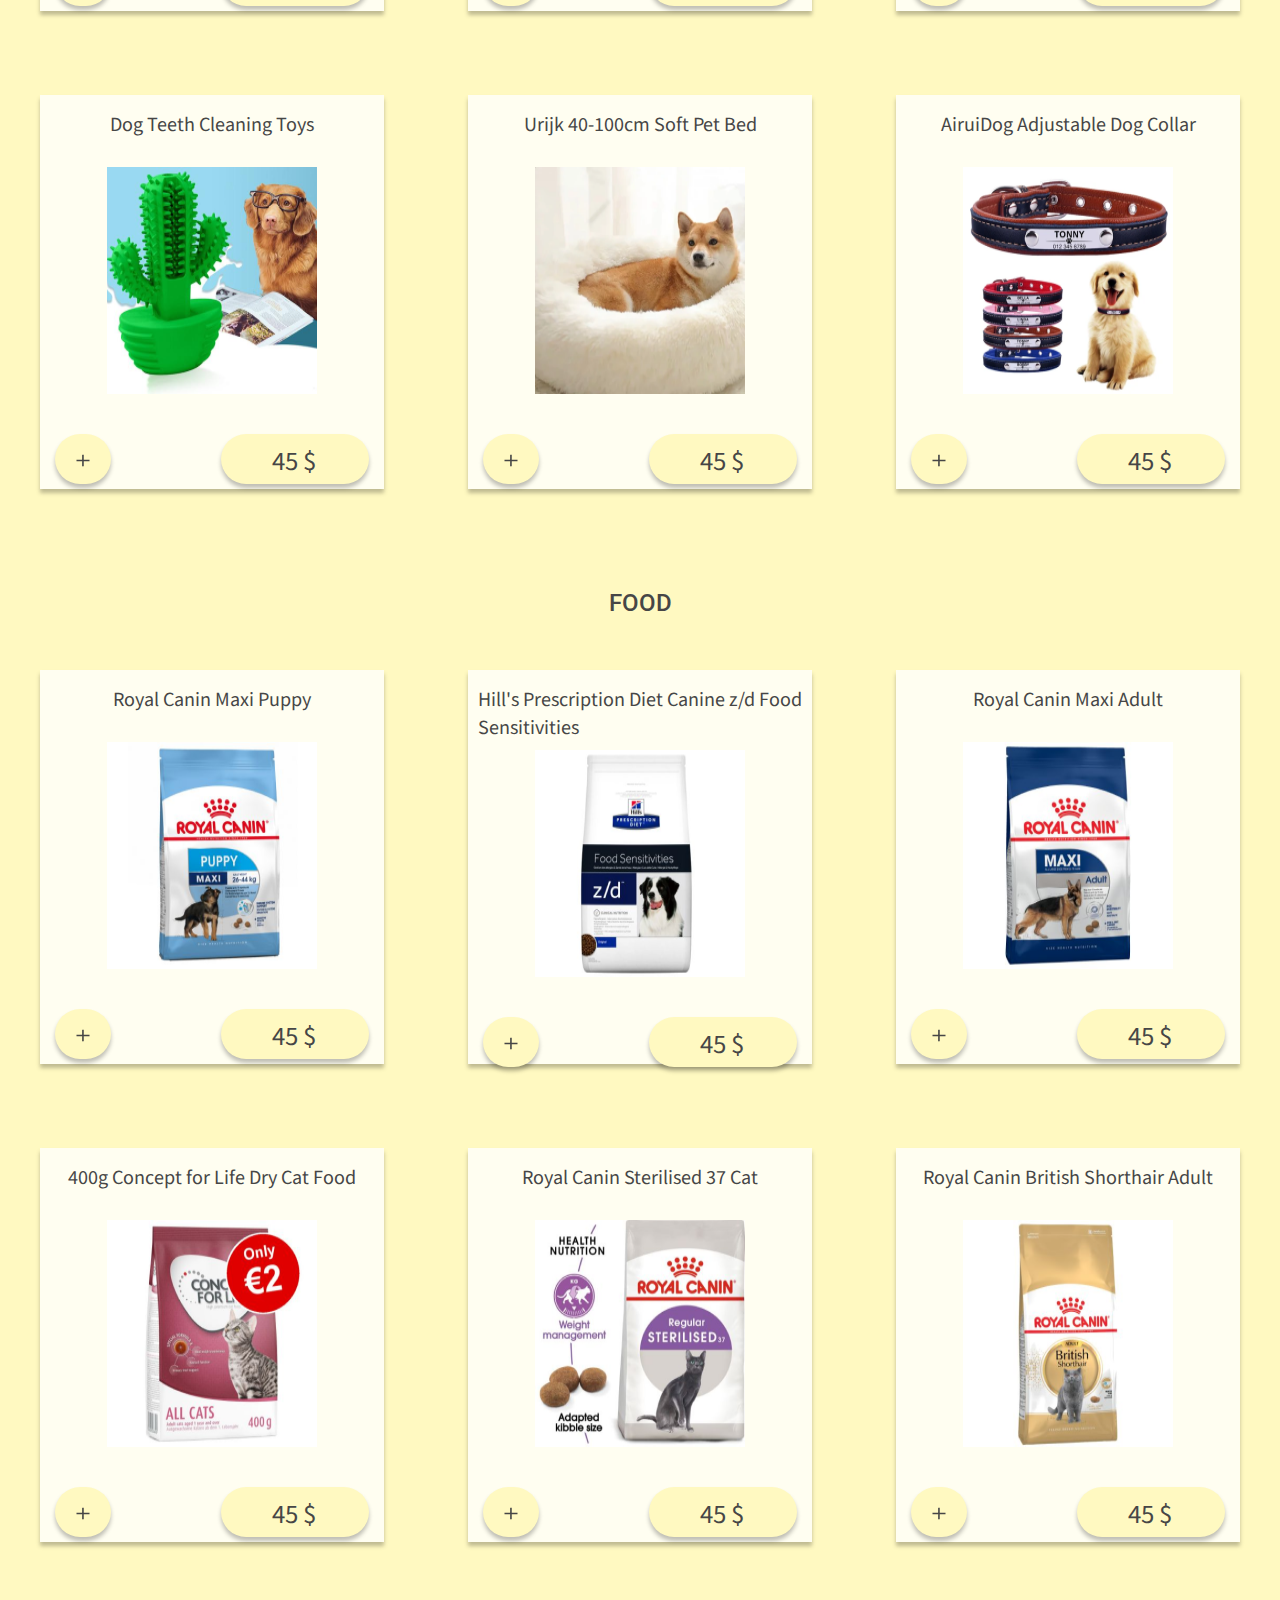
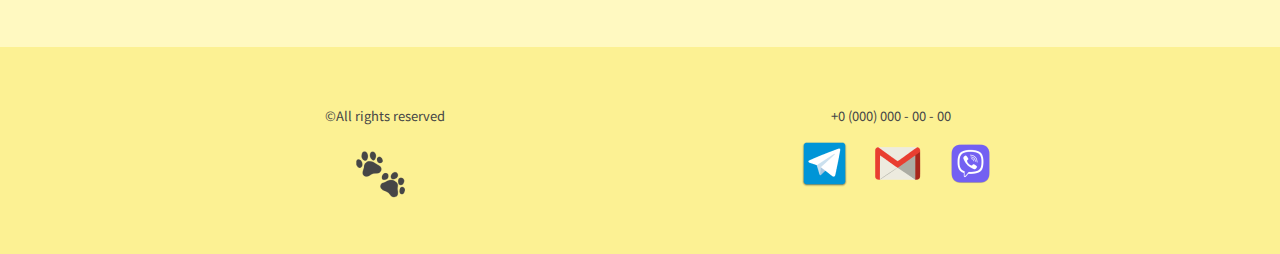
<file: shop/index.html>
<!DOCTYPE html>
<html lang="en">
<head>
	<meta charset="UTF-8">
	<meta name="viewport" content="width=device-width, initial-scale=1, shrink-to-fit=no">
	<title>shop</title>
	<link rel="stylesheet" href="css/main.css">
	<link rel="preconnect" href="https://fonts.gstatic.com">
	<link href="https://fonts.googleapis.com/css2?family=Noto+Sans+JP&family=Roboto:wght@500;700&display=swap" rel="stylesheet">
</head>
<body>
	<header class="header">
		<div class="container">
			<div class="header-header">
				<img src="img/logo.png" alt="dogs and cats" class="logo1">
				<div class="nav">
					<ul>
						<a href="#about-us-h2"><li>about us</li></a>
						<a href="#toys"><li>toys</li></a>
						<a href="#food"><li>food</li></a>
					</ul>
				</div>
				<p class="phone">+0 (000) 000 - 00 - 00</p>
				<img src="img/Group.png"  alt="корзина" class="card">
			</div> 
			<div class="wrapper-about-header">
				<div class="about-header">
					<p class="overhead">SHOP</p>
					<h1>DOGS AND CATS</h1>	
					<p class="subtitle">for you’re little friends</p>	
					<div class="buttons-header">
						<div class="btn-toys btn">
							<a href="#toys" ><p class="p-btn-toys">
								toys
							</p></a>
						</div>
						<div class="btn-food btn">
							<a href="#food"><p class="p-btn-food">
								food
							</p></a>
						</div>
					</div>
				</div>
				<img src="img/header.png" alt="" class="animal">
			</div>
		</div>
	</header>
	<section class="basic">
		<div class="container">
			<div class="about-us">
				<h2 id="about-us-h2">ABOUT US</h2>
				<div class="wrapper-about-us" id="wrapper-about-us">
					<img src="img/kitty.png" alt="" class="kitty" id="kitty">
					<p class="p-about">
						In our store you will find things and products of the highest quality and. We will not disappoint you, since our customers are of great importance to us. You will find everything you need to create the ideal conditions in which your pet will live. If you have any questions, you can contact us on social networks, by mail or by phone number. We wish you good shopping and hope that our site with products for cats and dogs will satisfy your needs.
					</p>
				</div>
			</div>
			<div class="toys" id="toys">
				<h2>TOYS</h2>
				<div class="grid">
					<div class="grid-bogy">
						<div class="grid-items">
							<p class="items-name" id="items-name">
								Balls
							</p>
							<img src="img/balls.png" alt="" class="items-img">
							<div class="items-add-price">
								<div class="items-add btn">
									<a href="#" onclick="return false"><img src="img/plus.png" alt="" class="plus"></a>
								</div>
								<div class="items-price btn">
									<a href="#" onclick="return false"><p class="rate">45 $</p></a>
								</div>
							</div>
						</div>
						<div class="grid-items">
							<p class="items-name">
								Jumping Elf Cat Toy
							</p>
							<img src="img/aa.png" alt="" class="items-img">
							<div class="items-add-price">
								<div class="items-add btn">
									<a href="#" onclick="return false"><img src="img/plus.png" alt="" class="plus"></a>
								</div>
								<div class="items-price btn">
									<a href="#"  onclick="return false"><p class="rate">45 $</p></a>
								</div>
							</div>
						</div>
						<div class="grid-items">
							<p class="items-name">
								Pet Indoor Wooden Hunt Toy
							</p>
							<img src="img/aaa.png" alt="" class="items-img">
							<div class="items-add-price">
								<div class="items-add btn">
									<a href="#" onclick="return false"><img src="img/plus.png" alt="" class="plus"></a>
								</div>
								<div class="items-price btn">
									<a href="#"  onclick="return false"><p class="rate">45 $</p></a>
								</div>
							</div>
						</div>
						<div class="grid-items">
							<p class="items-name">
								Dog Teeth Cleaning Toys
							</p>
							<img src="img/b.png" alt="" class="items-img">
							<div class="items-add-price">
								<div class="items-add btn">
									<a href="#"  onclick="return false"><img src="img/plus.png" alt="" class="plus"></a>
								</div>
								<div class="items-price btn">
									<a href="#" onclick="return false"><p class="rate">45 $</p></a>
								</div>
							</div>
						</div>
						<div class="grid-items">
							<p class="items-name">
								Urijk 40-100cm Soft Pet Bed
							</p>
							<img src="img/bb.png" alt="" class="items-img">
							<div class="items-add-price">
								<div class="items-add btn">
									<a href="#"  onclick="return false"><img src="img/plus.png" alt="" class="plus"></a>
								</div>
								<div class="items-price btn">
									<a href="#" onclick="return false"><p class="rate">45 $</p></a>
								</div>
							</div>
						</div>
						<div class="grid-items">
							<p class="items-name">
								AiruiDog Adjustable Dog Collar
							</p>
							<img src="img/c.png" alt="" class="items-img">
							<div class="items-add-price">
								<div class="items-add btn">
									<a href="#"  onclick="return false"><img src="img/plus.png" alt="" class="plus"></a>
								</div>
								<div class="items-price btn">
									<a href="#" onclick="return false"><p class="rate">45 $</p></a>
								</div>
							</div>
						</div>
					</div>
				</div>
			</div>
			<div class="food" id="food">
				<h2>FOOD</h2>
					<div class="grid-bogy">
						<div class="grid-items">
							<p class="items-name" id="items-name">
								Royal Canin Maxi Puppy
							</p>
							<img src="img/cc.png" alt="" class="items-img">
							<div class="items-add-price">
								<div class="items-add btn">
									<a href="#" class="btn" onclick="return false"><img src="img/plus.png" alt="" class="plus"></a>
								</div>
								<div class="items-price btn">
									<a href="#" class="btn" onclick="return false"><p class="rate">45 $</p></a>
								</div>
							</div>
						</div>
						<div class="grid-items" >
							<p class="item-names another" style="margin-bottom: 10px; margin-left: 10px; margin-right: 10px;x">
								Hill's Prescription Diet Canine z/d Food Sensitivities
							</p>
							<img src="img/ccc.png" alt="" class="items-img">
							<div class="items-add-price">
								<div class="items-add btn">
									<a href="#" class="btn" onclick="return false"><img src="img/plus.png" alt="" class="plus"></a>
								</div>
								<div class="items-price btn">
									<a href="#" class="btn" onclick="return false"><p class="rate">45 $</p></a>
								</div>
							</div>
						</div>
						<div class="grid-items">
							<p class="items-name">
								Royal Canin Maxi Adult
							</p>
							<img src="img/q.png" alt="" class="items-img">
							<div class="items-add-price">
								<div class="items-add btn">
									<a href="#" class="btn" onclick="return false"><img src="img/plus.png" alt="" class="plus"></a>
								</div>
								<div class="items-price btn">
									<a href="#" class="btn" onclick="return false"><p class="rate">45 $</p></a>
								</div>
							</div>
						</div>
						<div class="grid-items">
							<p class="items-name">
								400g Concept for Life Dry Cat Food
							</p>
							<img src="img/w.png" alt="" class="items-img">
							<div class="items-add-price">
								<div class="items-add btn">
									<a href="#" class="btn" onclick="return false"><img src="img/plus.png" alt="" class="plus"></a>
								</div>
								<div class="items-price btn">
									<a href="#" class="btn" onclick="return false"><p class="rate">45 $</p></a>
								</div>
							</div>
						</div>
						<div class="grid-items">
							<p class="items-name">
								Royal Canin Sterilised 37 Cat
							</p>
							<img src="img/rxk.png" alt="" class="items-img">
							<div class="items-add-price">
								<div class="items-add btn">
									<a href="#" class="btn" onclick="return false"><img src="img/plus.png" alt="" class="plus"></a>
								</div>
								<div class="items-price btn">
									<a href="#" class="btn" onclick="return false"><p class="rate">45 $</p></a>
								</div>
							</div>
						</div>
						<div class="grid-items">
							<p class="items-name">
								Royal Canin British Shorthair Adult
							</p>
							<img src="img/fg.png" alt="" class="items-img">
							<div class="items-add-price">
								<div class="items-add btn">
									<a href="#" class="btn" onclick="return false"><img src="img/plus.png" alt="" class="plus"></a>
								</div>
								<div class="items-price btn">
									<a href="#" class="btn" onclick="return false"><p class="rate">45 $</p></a>
								</div>
							</div>
						</div>
					</div>
			</div>
		</div>
	</section>
	<footer class="footer">
		<div class="container">
			<div class="wrapper-footer">
				<div class="copyright">
					<p class="p-copyright">
						©All rights reserved
					</p>
					<img src="img/logo2.png" alt="" class="logo2">
				</div>
				<div class="communication">
					<p class="telephone">
						+0 (000) 000 - 00 - 00 
					</p>
					<div class="social-network">
						<a href="https://web.telegram.org" target="_blank"><img src="img/telegram.png" alt="" class="network"></a>
						<a href="https://www.google.com/intl/ru/gmail/about/" target="_blank"><img src="img/gmail.png" alt="" class="network"></a>
						<a href="https://www.viber.com/ru/" target="_blank"><img src="img/viber.png" alt="" class="network"></a>
					</div>
				</div>
			</div>
		</div>
	</footer>
</body>
</html>
</file>
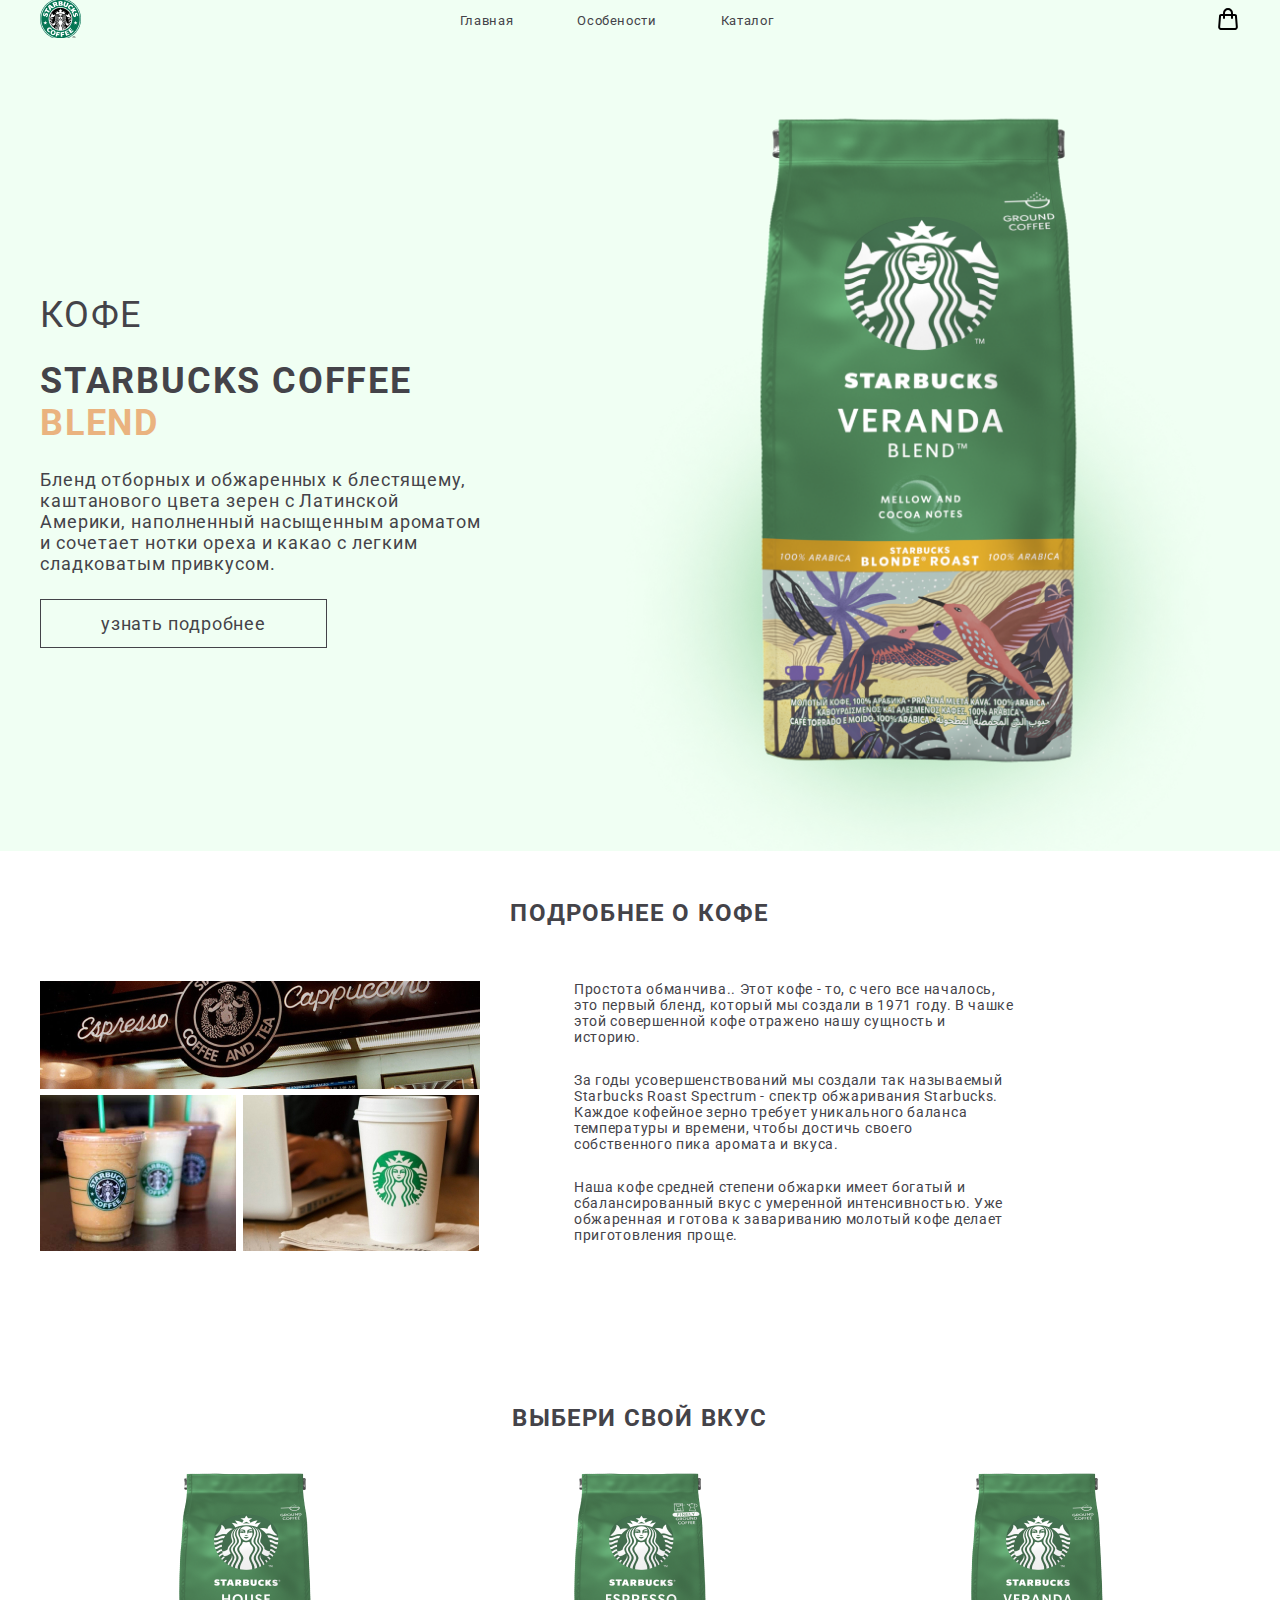
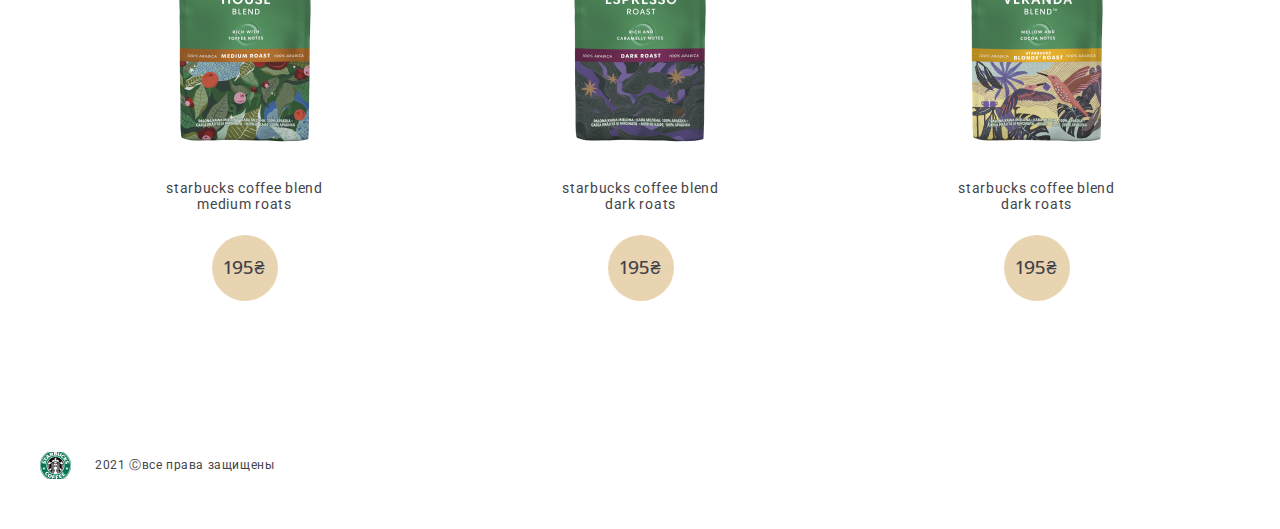
<file: Starbucks/index.html>
<!DOCTYPE html>
<html lang="ru">
<head>
	<meta charset="UTF-8">
	<meta name="viewport" content="width=device-width, initial-scale=1.0">
	<title>Starbucks</title><link rel="preconnect" href="https://fonts.gstatic.com">
	<link href="https://fonts.googleapis.com/css2?family=Roboto:wght@400;900&display=swap" rel="stylesheet">
	<link rel="preconnect" href="https://fonts.googleapis.com">
	<link rel="preconnect" href="https://fonts.gstatic.com" crossorigin>
	<link href="https://fonts.googleapis.com/css2?family=Prompt:wght@200&display=swap" rel="stylesheet">
	<link rel="stylesheet" href="css/main.css">

</head>
<body>
	<header class="header">
		<div class="container">
			<div class="nav">
				<a href="#" class="logo">
					<img src="img/logo1.png" alt="coffee">
				</a>
				<ul class="menu">
					<li>
						<a href="#intro">
							Главная
						</a>
					</li>
					<li>
						<a href="#details-about-coffee">
							Особености
						</a>
					</li>
					<li>
						<a href="#catalog">
							Каталог
						</a>
					</li>
				</ul>
				<a href="#" class="cart">
					<img src="img/bag.svg" alt="Корзина">
				</a>
			</div>
		
		<div class="header-wrapper">
			<div class="offer">
				<p class="intro">кофе</p>
				<h1 id="caption">
					starbucks coffee <span>blend</span>
				</h1>
				<p class="abot" id="abot">Бленд отборных и обжаренных к блестящему, каштанового цвета зерен с Латинской Америки, наполненный насыщенным ароматом и сочетает нотки ореха и какао с легким сладковатым привкусом.</p>
				<a href="#details-about-coffee" class="btn">узнать подробнее</a>
			</div>
			<img src="img/big-img.png" alt="Starbucks" class="big-img">
		</div>
		</div>
	</header>
	<section class="about">
		<div class="container">
			<h2 id="details-about-coffee">подробнее о кофе</h2>
			<div class="wrapper-about">
			<div class="img-coffee">
				<img src="img/top-img.jpg" alt="coffee" class="top">
				<img src="img/right-img.jpg" alt="coffee" class="right">
				<img src="img/left-img.jpg" alt="coffee" class="left">
			</div>
			<div class="about-coffee">
				<p class="about-first">
					Простота обманчива.. Этот кофе - то, с чего все началось, это первый бленд, который мы создали в 1971 году. В чашке этой совершенной кофе отражено нашу сущность и историю.
				</p>
				<p class="about-second">
					За годы усовершенствований мы создали так называемый Starbucks Roast Spectrum - спектр обжаривания Starbucks. Каждое кофейное зерно требует уникального баланса температуры и времени, чтобы достичь своего собственного пика аромата и вкуса.
				</p>
				<p class="about-third">
					Наша кофе средней степени обжарки имеет богатый и сбалансированный вкус с умеренной интенсивностью. Уже обжаренная и готова к завариванию молотый кофе делает приготовления проще.
				</p>
			</div>
		</div>
		</div>
	</section>
	<section class="catalog" id="catalog">
		<div class="container">
			<h2>выбери свой вкус</h2>
			<div class="wrapper-catalog">


				<div class="menu-first">
					<img src="img/tea1.png" alt="tea" class="tea1">
					<p class="abour-tea1">
						starbucks coffee blend medium roats
					</p>
					<div class="div-price">
						<bottom><p class="price">
							195₴
						</p></bottom>
					</div>
				</div>




				<div class="menu-second">
					<img src="img/tea2.png" alt="tea" class="tea2">
					<p class="abour-tea2">
						starbucks coffee blend dark 		roats
					</p>
					<div class="div-price">
						<bottom><p class="price">
							195₴
						</p></bottom>
					</div>
				</div>




				<div class="menu-third">
					<img src="img/tea3.png" alt="tea" class="tea3">
					<p class="abour-tea3">
						starbucks coffee blend dark 		roats
					</p>
					<div class="div-price">
						<bottom><p class="price">
							195₴
						</p></bottom>
					</div>
				</div>

			</div>
		</div>
	</section>
	<footer class="footer">
		<div class="container">
			<div class="footer-footer">
				<img src="img/logo2.png" alt="logo" class="logo-foot">
				<p class="copyrate">
					2021 Ⓒвсе права защищены
				</p>
			</div>
		</div>
	</footer>
</body>
</html>
</file>
<file: homework/css/main.css>
body {
    font-family: 'Montserrat', sans-serif;
    background-color: #f5f7fa;
}
.main-container {
    display: flex;
    flex-direction: row-reverse;
    width: 1200px;
    background-color: #fff;
    margin: 40px auto;
    box-shadow: 6px 6px 20px rgba(0, 0, 0, 0.1);
}

.main-content-section{
    padding: 100px 90px;
}
.main-content-title{
    font-style: normal;
    font-weight: bold;
    font-size: 22px;
    line-height: 27px;
    color: #000000;
    margin-bottom: 10px;
}
 .about-me-section {
    margin:  0 0 40px 0;
}
.about-me-proession {
    font-style: normal;
    font-weight: bold;
    font-size: 14px;
    line-height: 17px;
    color: #000;
    margin-bottom: 20px;
}
h1{
    font-style: normal;
    font-weight: bold;
    font-size: 45px;
    line-height: 55px;
    color: #000;
    margin-bottom: 25px;
}
.about-me-description{
    width: 400px;
    font-style: normal;
    font-weight: normal;
    font-size: 14px;
    line-height: 24px;
    color: #595959;
}

 .my-projects-selection {
    margin-bottom: 50px;
} 
.my-project-list {
    padding: 0 0 0 17px;
}
.my-projects-item {
    color: #000;
    font-weight: 700;
}
.my-projects-link{
    font-style: normal;
    font-weight: normal;
    font-size: 14px;
    line-height: 24px;
    color: #595959;
}
.my-projects-text {
    font-style: normal;
    font-weight: normal;
    font-size: 14px;
    line-height: 24px;
    color: #595959;
    margin-left: 5px;
}
.my-projects-bracket {
    font-style: normal;
    font-weight: bold;
    font-size: 14px;
    line-height: 24px;
    color: #000000;
}

.my-work-experience-company-block {
    margin: 0 0 15px 0;
}
.my-work-experience-position {
    font-style: normal;
    font-weight: 700;
    font-size: 16px;
    line-height: 20px;
    margin: 0 0 10px 0;
}
.my-work-experience-company {
    color: #FB6D3A;
}
.my-work-experience-period {
    font-style: normal;
    font-weight: normal;
    font-size: 12px;
    line-height: 15px;
    color: #A8A8A8;
    margin: 0 0 10px 0;
}
.my-work-experience-divider {
    color: #000;
}
.my-work-experience-duties {
    padding: 0 0 0 15px;
}
.my-work-experience-duty {
    font-style: normal;
    font-weight: normal;
    font-size: 14px;
    line-height: 24px;
    color: #595959;
}
/* education */

.my-education-place{
    font-style: normal;
    font-weight: 700;
    font-size: 16px;
    line-height: 20px;
    margin: 0 0 10px 0;
    color:#FB6D3A;
}
.my-education-position {
    margin-top: 10px;
    margin-bottom: 10px;
}

.sidebar-section {
    background-color: #1E2939;
    widows: 370px;
    padding: 40px 0px 366px 0px;
}
.contacts-section,
.skills-section {
    margin: 50px 0px 0px 40px;
}
.sidebar-title {
    font-style: normal;
    font-weight: bold;
    font-size: 22px;
    line-height: 27px;
    color: #fff;
    margin-bottom: 10px;
}
.contacts-section-type {
    font-weight: 700;
    font-size: 14px;
    line-height: 24px;
    color: #fff;
    margin-right: 7px;
}
.contacts-section-link {
    color: #8E949C;
    font-style: normal;
    font-weight: normal;
    font-size: 14px;
    line-height: 24px;
}
.skills-list {
    padding: 0 0 0 17px;
}
.skills-items {
    color: #FB6D3A;
}
.skills-items-text {
    font-weight: normal;
    font-size: 14px;
    line-height: 24px;
    color: #fff;
}
</file>
<file: my-portfolio/css/main.css>
body {
    font-family: 'Montserrat', sans-serif;
    background-color: #f5f7fa;
}
.main-container {
    display: flex;
    flex-direction: row-reverse;
    width: 1200px;
    background-color: #fff;
    margin: 40px auto;
    box-shadow: 6px 6px 20px rgba(0, 0, 0, 0.1);
}

.main-content-section{
    padding: 100px 300px 100px 90px;
}
.main-content-title{
    font-style: normal;
    font-weight: bold;
    font-size: 22px;
    line-height: 27px;
    color: #000000;
    margin-bottom: 10px;
}
 .about-me-section {
    margin:  0 0 40px 0;
}
.about-me-proession {
    font-style: normal;
    font-weight: bold;
    font-size: 14px;
    line-height: 17px;
    color: #000;
    margin-bottom: 20px;
}
h1{
    font-style: normal;
    font-weight: bold;
    font-size: 45px;
    line-height: 55px;
    color: #000;
    margin-bottom: 25px;
}
.about-me-description{
    width: 400px;
    font-style: normal;
    font-weight: normal;
    font-size: 14px;
    line-height: 24px;
    color: #595959;
}

 .my-projects-selection {
    margin-bottom: 50px;
} 
.my-project-list {
    padding: 0 0 0 17px;
}
.my-projects-item {
    color: #000;
    font-weight: 700;
}
.my-projects-link{
    font-style: normal;
    font-weight: normal;
    font-size: 14px;
    line-height: 24px;
    color: #595959;
}
.my-projects-text {
    font-style: normal;
    font-weight: normal;
    font-size: 14px;
    line-height: 24px;
    color: #595959;
    margin-left: 5px;
}
.my-projects-bracket {
    font-style: normal;
    font-weight: bold;
    font-size: 14px;
    line-height: 24px;
    color: #000000;
}

.my-work-experience-company-block {
    margin: 0 0 15px 0;
}
.my-work-experience-position {
    font-style: normal;
    font-weight: 700;
    font-size: 16px;
    line-height: 20px;
    margin: 0 0 10px 0;
}
.my-work-experience-company {
    color: #FB6D3A;
}
.my-work-experience-period {
    font-style: normal;
    font-weight: normal;
    font-size: 12px;
    line-height: 15px;
    color: #A8A8A8;
    margin: 0 0 10px 0;
}
.my-work-experience-divider {
    color: #000;
}
.my-work-experience-duties {
    padding: 0 0 0 15px;
}
.my-work-experience-duty {
    font-style: normal;
    font-weight: normal;
    font-size: 14px;
    line-height: 24px;
    color: #595959;
}
/* education */

.my-education-place{
    font-style: normal;
    font-weight: 700;
    font-size: 16px;
    line-height: 20px;
    margin: 0 0 10px 0;
    color:#FB6D3A;
}
.my-education-position {
    margin-top: 10px;
    margin-bottom: 10px;
}

.sidebar-section {
    background-color: #1E2939;
    width: 370px;
    padding: 40px 0px 100px 0px;
}
.img{
    width: 370px;
    height: 365px;
}
.contacts-section,
.skills-section {
    margin: 50px 0px 0px 40px;
}

.sidebar-title {

    font-style: normal;
    font-weight: bold;
    font-size: 22px;
    line-height: 27px;
    color: #fff;
    margin-bottom: 10px;
}
.contacts-section-type {
    font-weight: 700;
    font-size: 14px;
    line-height: 24px;
    color: #fff;
    margin-right: 7px;
}
.contacts-section-link {
    color: #8E949C;
    font-style: normal;
    font-weight: normal;
    font-size: 14px;
    line-height: 24px;
}
.skills-list {
    padding: 0 0 0 17px;
}
.skills-items {
    color: #FB6D3A;
}
.skills-items-text {
    font-weight: normal;
    font-size: 14px;
    line-height: 24px;
    color: #fff;
}
</file>
<file: Naruto/css/main.css>
body{
    font-family: 'Alegreya Sans SC', sans-serif;
    font-size: 36px;
    font-weight: 700;
    color: #D9D0DE;
    margin: 0;
    padding: 0;
    background: #FF9000;
}
.container{
    width: 1200px;
    margin: 0 auto;
}
h1{
    font-weight: 400;
    font-size: 64px;
}
h2{
    font-size: 36px;
}
h1, h2, h3, h4, h5, h6{
    margin: 0;
    padding: 0;
    text-align: center;
    color: #2C1A1D;

}
.header{
    padding-top: 50px;
}
.logo-header, .naruto-header{
    margin: 0 auto;
    display: block;;
}
.history{
    background: #2C1A1D;
    padding-top: 132px;
    padding-bottom: 70px;
}
.about-childhood{
    display: flex;
justify-content: space-between;
    align-items: flex-start;
    margin-bottom: 50px;
}
.dream{
    display: flex;
    align-items: center;
    margin-top: 50px;
}
.hokage{
    margin-right: 146px;
}
.footer{
    padding-top: 50px;
    text-align: center;
    padding-bottom: 50px;
}
.copyright{
    margin: 0;
    font-size: 18px;
    font-weight: 400;
    color: #2C1A1D;
}
/* 992px - 1200px */
@media  screen and (max-width: 1200px){
    .container{
        width: 960px;
    }
    .naruto-friend{
        width: 960px;
    }
}
/* 768px - 992px */
@media  screen and (max-width: 992px){
     .container{
        width: 720px;
    }
    .history{
        padding-top: 50px;
        padding-bottom: 50px;
    }
    .about-childhood{
        display: block;
    }
    .naruto-friend{
        width: 720px;
    }
    .sad-naruto{
        margin: 0 auto;
        display: block;
    }
    .dream{
        display: block;
    }
    .hokage{
        margin: 0 auto;
        display: block;
    }
}
/* 576px - 768px */
@media  screen and (max-width: 768px){
    .container{
        width: 540px;
    }
    .naruto-header{
        width: 540px;
    }
     .naruto-friend{
        width: 540px;
    }
}
/* 320px - 576px */
@media  screen and (max-width: 576px){
    .container{
        width: 90%;
    }
    .hokage{
        width: 90%;
    }
     .naruto-friend{
        width: 90%;
    }
    .naruto-header{
        width: 90%;
    }
}
</file>
<file: new1/css/main.css>
body{
	font-family: 'Ubuntu', sans-serif;
	/*font-family: 'Montserrat', sans-serif;
	font-family: 'Open Sans', sans-serif;*/
	color: #201b2d;
	padding: 0;
	margin: 0;
	font-size: 15px;
}
div, p, input, button, form, span, a, ul, li{
	box-sizing: border-box;

}

h1, h2, h3, h4, h5, h6{
	margin: 0;
	font-weight: 700;
}
h2{
	font-size: 30px;
	align-items: center;
}
h3{
	font-size: 19px;
	font-weight: 700;
}
p{
	line-height: 1.65em;
	font-family: 'Open Sans', sans-serif;
	font-size: 16px;
	font-weight: 400;
}
.container{
	width: 1170px;
	margin: 0 auto;
}
.header{
	background: -webkit-linear-gradient(135deg, rgb(78, 191, 254), rgb(54, 143, 217));
	background: -moz-linear-gradient(135deg, rgb(78, 191, 254), rgb(54, 143, 217));
	background: linear-gradient(135deg, rgb(78, 191, 254), rgb(54, 143, 217)); 
	padding-top: 62px;
	color: white;
	padding-bottom: 72px;
}
.wrapper{
	display: flex;
	justify-content: space-between;
	align-items: center;
}
.offer{

	width: 570px;
}
.tittle{
	font-size: 37px;
	margin-bottom: 40px;
}
.tittle span{
	font-size: 59px;
}

.intro{
	margin-bottom: 60px;
}
.btn{
	color: #201b2d;
	text-decoration: none;
    font-family: 'Montserrat', sans-serif;
    width: 222px;
    background: #ffd429;
    padding: 22px 28px;
    text-align: center;
	height: 58px;
    transition: all 0.5s ease; 
}
.btn:hover{
	background: #f0ab29;

}
.fly{
	margin-top: 10px;
}
.learn{
	padding-top: 107px;
	padding-bottom: 82px;
}
.frst{
	text-align: center;
}

.frs{
	font-size: 30px;
}
.wrapper-t{
	display: flex;
	margin-top: 73px;
	justify-content: space-between;
}
.time{
	font-size: 15px;
}
#time{
	width: 300px;
	text-align: center;
	
}
#sun{
	width: 300px;
	text-align: center;
}	
#rocet{
	width: 310px;
	text-align: center;
}
.mail{
	padding-top: 104px;
	background: #ecf3f8;
	padding-bottom: 102px;
}
#form{
	text-align: center;
}
form{
	text-align: center;
	margin-top: 52px;
}
input{
	font-family: 'Ubuntu', sans-serif;
	font-size: 15px;
	font-weight: 400;
	width: 342px;
	height: 48px;
	padding-left: 25px;
	border: 1px solid #bbbbbb;
	border-radius: 3px;	
}
input{
	display: block;
	margin: 0 auto;
}
.a{
	margin-bottom: 15px;	
}
.b{
	margin-bottom: 15px;
}
.c{
	margin-bottom: 15px;
}
.d{
	margin-bottom: 15px;
}
.click{
	color: #201b2d;
	text-decoration: none;
    font-family: 'Montserrat', sans-serif;
    width: 344px;
    background: #ffd429;
    padding: 22px 87px;
    text-align: center;
	height: 58px;
	border: 0;
	margin: 0 auto;
    transition: all 0.5s ease; 
}
.click:hover{
	background: #f0ab29;
}
#footer{
	text-align: center;
	padding-top: 62px;
	padding-bottom: 66px;
	background: #164d7a;
}
.footer{
	color: white;
	font-family: 'Open Sans', sans-serif;
	font-size: 14px;
	font-weight: 400;
}
a.back-to-top {
	display: none;
	width: 60px;
	height: 60px;
	text-indent: -9999px;
	position: fixed;
	z-index: 999;
	right: 20px;
	bottom: 20px;
	background: #4ebffe url('../img/up-arrow.png') no-repeat center 43%;
	border-radius: 30px;
}




/* 992px - 1200px */
@media	screen and (max-width: 1200px){
	.container{
		width: 960px;
	}

}
/* 768px - 992px */
@media	screen and (max-width: 992px){
	.container{
		width: 720px;
	}
		.wrapper{
		margin-top: 100px;
		flex-direction: column;
	}
	.wrapper-t{
		flex-direction: column;
	}
	#time{
		width: auto;
		text-align: left;
		margin-bottom: 20px;		
	}
	h2{
		text-align: center;
	}
}
/* 576px - 768px */
@media	screen and (max-width: 768px){
	.container{
		width: 540px;
	}
	.wrapper{
		width: auto;	
	}
}
/* 320px - 576px */
@media	screen and (max-width: 576px){
	.container{
		width: 90%;
	}
	.offer{
		width: auto;
		
	}
	.wrapper{
		width: auto;
		
	}
	.fly{
		width: 300px;
		height: 300px;
		margin-bottom: 40px;
	}
	input{
		width: 300px;
		
	}
	 .click{
		width: 301px;
		text-align: center;
		height: auto;
		
	}
}
</file>
<file: rk900/css/main.css>
body{
	color: #fff;
	font-family: 'Roboto', sans-serif;
	margin: 0;
	padding: 0;
}
a{
	text-decoration: none;
	color: #60B5E4;
}
li{
	list-style-type: none;
	font-size: 14px;
	color: #82CFEF;
}
h1, h2, h3, h4, h5, h6{
	padding: 0;
	margin: 0;
	font-family: 'Roboto', sans-serif;
	font-weight: 400;

}
h1{
	font-size: 60px;
}
h1 span{
	color: #60B5E4;
}
p{
	font-size: 18px;
	font-weight: 400;
}
h2{
	color: #60B5E4;
	text-align: center;
	font-size: 36px;
		padding-top: 100px;
}
h3{
	font-size: 14px;
	color: #82CFEF;

}
.header{
	background: #292A2C;
}
.container{
	width: 1200px;
	margin: 0 auto;
}
.nav{
	display: flex;
}
.logo-header{
	padding-top: 5px;

}
.nav-wrapper{
	padding-top: 30px;
	display: flex;
}
.nav-look{
	margin-left: 106px;
}
.nav-ability{
	margin-left: 76px;
}
.nav-gallery{
	margin-left: 76px;
}
.header-wrapper{
	display: flex;
    justify-content: space-between;
    align-items: center;
}
.header-info{
	text-align: center;
	width: 445px;
	height: 157px;
}
.info{
	margin-top: 64px;
}
.img-header{
	justify-content: space-between;
}
.look{
	background: #3D3E41;
	padding-top: 110px;
}
.look-wrapper{
	display: flex;
	margin-top: 53px;

}
.img-look{

	width: 352px;
	height: 435px;
}
.p-look{
	width: 544px;
	height: 169px;
	margin-left: 111px;
	margin-top: 120px;
}
.ability{
	background: #3D3E41;
}
.p1-ability{
	width: 566px;
	height: 133px;
	margin-top: 211px;
}
.img-ability{
	width: 432px;
	height: 673px;
	margin-top: 56px;
}
.p2-ability{
	width: 566px;
	margin-top: 104px;
	height: 151px;
}
.wrapper{
	display: flex;
}
.wrapper1{
	display: flex;
}
.wrapper2{
    margin-left: 54px;
    margin-right: 36px;
}
.gallery{
	background: #3D3E41;
	padding-bottom: 100px;
}
.wrapper-block-img{
	margin-top: 110px;
	display: flex;
	justify-content: space-between
}
.block-img{
	width: 385px;
	height: 1375px;
}
.img1-block{
	width: 385px;
	height: 332px;
}
.img2-block{
	width: 385px;
	height: 588px;
	margin-top: 36px;
}
.img3-block{
	width: 385px;
	height: 373px;
	margin-top: 36px;
}
.img-block-wrapper{
	width: 773px;
	height: 1373px;
}
.last-img{
	margin-top: 36px;
}
.footer{
	background: #292A2C;
	padding-bottom: 30px;
}
.fotter-wrapper{
	display: flex;
}
.copyright{
	text-align: center;
}
.logo2{
	margin-top: 24px;
}
.p-copyright{
	margin: 0;
	margin-right: 151px;
	margin-left: 171px;
	font-size: 12px;
}

.footer-nav{
	text-align: center;
	margin-top: 46px;

}
.wrapper-footer-nav{
	display: flex;
	margin-top: 8px;
}
.p-foot-nav1{
	font-size: 13px;
	color: white;
}
.p-foot-nav2{
	font-size: 13px;
	margin-left: 66px;
	color: white;
}
.p-foot-nav3{
	font-size: 13px;
	margin-left: 66px;
	color: white;
}

 .menu-open{
	background: none;
	border: none;
	align-items: center;
	margin-left: 280px;
	display: none;
}
.header .show-menu{
	display: block;
	position: absolute;
	background: rgba(0,0,0,0.4);
	left: 0;
	top: 0;
	width: 50%;
    padding: 80px 20px 40px 20px;
		
}


/* 992px - 1200px */
@media  screen and (max-width: 1200px){
	.container{
		width: 960px;
		
	}
	.wrapper2{
		margin:0;
	}
	.p1-ability{
		margin-top: 111px;
	}
	.wrapper-block-img {
    
    height: 1101px;
	}
	.img1-block {
	    width: 285px;
	    height: 232px;
	}
	.img2-block {
	    width: 285px;
	    height: 488px;
	}
	.img3-block {
	    width: 285px;
	    height: 273px;
	}
	.img-block-wrapper {
	    width: 803px;
	    height: 1075px;
	}

	.img-ability {
	    width: 300px;
	    height: 500px;
	    margin-top: 0px;
	}
	.last-img {
	    margin-top: 0px;
	    width: 960px;
	}

	.p-copyright {
	    margin-left: 101px;
	}

}
/* 768px - 992px */
@media  screen and (max-width: 992px){
		.container{
		width: 720px;
	}
	.look{
		padding:0;
	}
	.p1-ability {
	    margin-top: 66px;
	    width: 401px;
	    height: 200px;
	}
	.p2-ability{
	    margin-top: 68px;
	    width: 401px;
	    height: 211px;
	}
	.img-ability {
	    width: 300px;
	    height: 500px;
	    margin-top: 30px;

	}
	.p-look {
    width: 544px;
    height: 169px;
    margin-left: 11px;
    margin-top: 90px;
}
	.img1-block {
	    width: 231px;
	    height: 166px;
	}
	.img2-block {
	    width: 230.55px;
	    height: 294.72px;
	}
	.img3-block {
	    width: 230.55px;
	    height: 186.96px;
	}
	.img-block-wrapper {
	       width: 463px;
    	height: 731px;
	}
	.footer-nav {
	    margin-top: 40px;
	    margin-left: 50px;
	}
	h3 {
	    margin-bottom: 30px;

	}
	.p-copyright {
	    margin: 0;
	}
	.wrapper-block-img {
	    height: 750px;
	}
	.block-img {
    height: 130px;
	}
	.last-img{
		width: 720px;
	}
}
/* 576px - 768px */
@media  screen and (max-width: 768px){
	.container{
		width: 540px;
	}
	.menu-open{
		background: none;
		border: none;
		align-items: center;
		margin-left: 280px;
		display: block;
	}
	.nav-wrapper{
		display: none;
		
	}
	.nav-look {
		margin-left: 0;
	}
	.nav-ability{
		margin: 0;
	}
	.nav-gallery{
		margin: 0;
	}
	li{
		font-size: 20px;
	}
	h1{
		margin-top: 60px;
	}
	.header-wrapper{
		flex-wrap:wrap;

	}
	.img-header {

    	margin-top: 100px;
	}
	.img-look{
		margin: 0 auto;
	}
	.p-look{
		margin-left: 0;
		margin-top: 50px;
	}
	.wrapper1{
		flex-wrap:wrap;
	}
	.wrapper2{
		margin: 0 auto;

	}
	.p1-ability{
		width: auto;
		
	}
	.p2-ability{
		width: auto;
		margin-top: 0;
	}
	.img-ability{
		margin: 0 auto;
	}
	.wrapper-block-img{
		flex-wrap:wrap;
		height: 1910px;
	}
	.block-img{
		margin-bottom: 1146px;
	}
	.img1-block{
	    width: 357px;
	
	    height: 277px;

	    text-align: center;
	}
	.img2-block{
		width: 357px;
    	height: 529px;
	}
	.img3-block{
		width: 357px;
    	height: 350px;
	}
	.img-block-wrapper{
		width: 357px;
	    height: 603px;
	    margin: auto;
	}
	.look-wrapper{
		flex-wrap:wrap;
	}
	#gallery{
		margin-bottom: 110px;
	}
	.last-img{
		width: 357px;
		margin-top: 20px;
	}
	.wrapper-section-gallery{
	 	width: 357px;
   	 	margin: 0 auto;
	}
	.footer-nav{
		display: none;
		
	}
	.copyright{
		margin: 0 auto;
	}
}
/* 320px - 576px */
@media  screen and (max-width: 576px){
	.container{
		width: 90%;
	}
	.img-header{
		width: 280px;
	}
	.logo-header{
		width: 150px;
	}
	.menu-open{
		margin-left: 80px;
	}
	.header .show-menu{
		padding: 40px 20px 40px 20px;
	}
	.img-look{
	    width: 300px;
    	height: 350px;
	}
	.p-look{
		height: auto;
	}
	.p1-ability{
		height: auto;
	}
	.p2-ability{
		height: auto;
	}
	.img1-block {
	    width: 289px;
	    height: 207px;
	}
	.img2-block {
	    width: 289px;
	    height: 429px;
	}
	.img3-block {
	    width: 289px;
	    height: 260px;
	}
	.img-block-wrapper {
	    width: 289px;
	    height: 503px;
	}
	.block-img{
		margin-bottom: 506px;
	}
	.img-wrapper{
		width: 289px;
	    height: 503px;
	}
	.last-img {
	    width: 289px;
	    margin: 0;
	    margin-top: 146px;
	}
	.wrapper-section-gallery {
    	width: 289px;
	}
	.block-img {
	    margin-bottom: 110px;
	    width: 289px;
	    height: 600px;
	}
	.wrapper-block-img {

    height: 1100px;
}
}
</file>
<file: shop/css/main.css>
/*Обнуление*/
*{
	padding: 0;
	margin: 0;
	border: 0;
}
*,*:before,*:after{
	-moz-box-sizing: border-box;
	-webkit-box-sizing: border-box;
	box-sizing: border-box;
}
:focus,:active{outline: none;}
a:focus,a:active{outline: none;}

nav,footer,header,aside{display: block;}

html,body{
	height: 100%;
	width: 100%;
	font-size: 100%;
	line-height: 1;
	font-size: 18px;
	-ms-text-size-adjust: 100%;
	-moz-text-size-adjust: 100%;
	-webkit-text-size-adjust: 100%;
	font-family: 'Noto Sans JP', sans-serif;
	color: #464646;
}
input,button,textarea{font-family:inherit;}

input::-ms-clear{display: none;}
button{cursor: pointer;}
button::-moz-focus-inner {padding:0;border:0;}
a, a:visited{text-decoration: none;}
a:hover{text-decoration: none;}
ul li{list-style: none;}
img{vertical-align: top;}

h1,h2,h3,h4,h5,h6{font-size:inherit;font-weight: 400;}
/*--------------------*/
/*font-family: 'Noto Sans JP', sans-serif;
font-family: 'Roboto', sans-serif;*/
a, li{
	color: #464646;
}
h1{
	font-family: 'Roboto', sans-serif;
	font-weight: 700;
	font-size: 36px;
	margin-left: 200px;
	margin-top: 10px;
	margin-bottom: 10px;
}
h2	{
	text-align: center;
	margin-bottom: 55px;
	font-family: 'Roboto', sans-serif;
	font-weight: 500;
	font-size: 24px;
}
p{
	line-height: 28px;
}
.container{
	width: 1200px;
	margin: 0 auto;
}
.header{
	background: #fcf193;
	padding-top: 44px;
	padding-bottom: 10px;
}
.header-header{
	display: flex;
	font-size: 13px;
}
.logo1{
	margin-right: 249px;
	margin-bottom: 103px;
}
ul{
	display: flex;
}
li{
	margin-left: 85px;
}
.phone{
	margin-left: 334px;
}
.card{
	margin-left: 60px;
	width: 21,63px; 
	height: 23px
}
.wrapper-about-header{
	display: flex;
	justify-content: space-between;
}
.overhead{
	margin-left: 314px;
}
.subtitle{
	margin-left: 259px;
}
.buttons-header{
	margin-top: 52px;
	display: flex;
}
.btn-toys{
	margin-left: 94px;
	margin-right: 49px;
	width: 220px;
	height: 50px;
	background: #FFF9C1;
	box-shadow: 0px 4px 4px rgba(0, 0, 0, 0.25);
	border-radius: 60px;
}
.p-btn-toys{
	display: block;
	margin: 0 auto;
	padding: 15px 95px;
}
.btn-food{
	width: 220px;
	height: 50px;
	background: #FFF9C1;
	box-shadow: 0px 4px 4px rgba(0, 0, 0, 0.25);
	border-radius: 60px;
}
.p-btn-food{
	display: block;
	margin: 0 auto;
	padding: 15px 95px;
}
.basic{
	background: #fff9c1;
	padding-top: 102px;
	padding-bottom: 105px;
}
.wrapper-about-us{
	display: flex;

}
.kitty{
	margin-right: 52px;
	margin-bottom: 101px;
}
.p-about{
	margin-top: 59px;
}
.grid{
	margin-bottom: 102px;
}
.grid-bogy{
	display: grid;
	grid-template-columns: 1fr 1fr 1fr;
	grid-template-rows: 394px 394px;
	column-gap: 84px;
	grid-row-gap: 84px;
}
.name{}
.grid-items{
	width: 344px;
	height: 394px;
	background: #fffef1;
	padding-top: 14px;
	padding-bottom: 15px;
	box-shadow: 0px 4px 4px rgba(0, 0, 0, 0.25);
	display: inline-block;
}
.items-name{
	text-align: center;
	margin-bottom: 30px;
}
.items-img{
	display: block;
	margin: 0 auto;
	width: 210px;
	height: 227px;
}
.items-add-price{
	margin-top: 40px;
	display: flex;
    justify-content: space-between;
    padding-left: 15px;
    padding-right: 15px;
}
.items-add{
	width: 56px;
	height: 50px;
	background: #fff9c1;
	border-radius: 60px;
	box-shadow: 0px 4px 4px rgba(0, 0, 0, 0.25);
}
.plus{
	display: block;
	margin: 15px;
}
.items-price{
	width: 148px;
	height: 50px;
	background: #fff9c1;
	border-radius: 60px;
	box-shadow: 0px 4px 4px rgba(0, 0, 0, 0.25);}
.rate{
	font-size: 24px;
    display: block;
    margin-top: 12px;
    margin-left: 51px;
}
.footer{
	background: #fcf193;
	padding-top: 55px;
	padding-bottom: 55px;
}
.wrapper-footer{
	display: flex;
}
.p-copyright{
	font-size: 13px;
	margin-left: 285px;
	margin-bottom: 20px;
}
.logo2{
	margin-left: 316px;
	margin-right: 396px;
}
.telephone{
	font-size: 13px;
	margin-bottom: 10px;
	margin-left: 30px;
}
.network{
	margin-right: 22px;
}
.item-name{
	margin-bottom: 10px;
}
.btn:hover{
	background: #EAE6C6;
}





/* 992px - 1200px */
@media  screen and (max-width: 1200px){
	.container{
		width: 960px;
	}
	.header-header {
  		justify-content: space-between;
	}
	.logo1{
		margin-right: 0;
	}
	.phone {
	    margin-left: 95px;
	}
	.wrapper-about-header{
		display: block;
	}
	.animal{
	  	margin: 0 auto;
	  	display: block;
	    margin-top: 50px;
	}
	.overhead {
	    text-align: center;
	    margin-left: 0;
	}
	h1{
	    margin-left: 0px;
	    text-align: center;
	}
	.subtitle{
	    margin-left: 0px;
	    text-align: center;
	    margin-bottom: 52px;
	}
	.btn-toys {
	 	margin-left: 0;
	}
	.buttons-header {
	  	justify-content: center;
	}
	.grid-bogy{
		column-gap: 20px;
		grid-row-gap: 20px;
	}
	.grid-items{
	  	width: 304px;
	}
	.wrapper-footer{
	    justify-content: center;
	}
	.p-copyright{
	  margin-left: 0;
	}
	.logo2{
	  margin-left: 0;
	}
}
/* 768px - 992px */
@media  screen and (max-width: 992px){
	.container{
		width: 720px;
	}
	.p-about{
		margin-top: 0;
	}
	.grid-bogy{
		column-gap: 84px;
		grid-row-gap: 84px;
		grid-template-columns: 1fr 1fr;
    	grid-template-rows: 394px 394px 394px;
	}
}
/* 576px - 768px */
@media  screen and (max-width: 768px){
	.container{
		width: 540px;
	}
	.phone{
		display: none;
	}
	.animal{
		width: 540px;
	}
	.wrapper-about-us{
		display: block;
	}
	.kitty{
		display: block;
		margin: 0 auto;
	}
	.p-about{
		margin-top: 52px;
		margin-bottom: 102px;
	}
	.grid-bogy{
		grid-row-gap: 84px;
		grid-template-columns: 1fr;
    	grid-template-rows: 394px 394px 394px 394px;
	}
	.grid-items{
		margin: 0 auto;
	}
	.wrapper-footer{
		display: block;
	}
	.p-copyright{
		text-align: center;
	}
	.logo2{
		display: block;
		margin: 0 auto;
	}
	.telephone{
		margin-left: 0;
		text-align: center;
		margin-top: 20px;
	}
	.social-network{
		margin-left: 170px;
	}
}
/* 320px - 576px */
@media  screen and (max-width: 576px){
	.container{
		width: 90%;
	}
	.animal{
		width: 90%;
	}
	li{
		margin-left: 15px;
	}
	.kitty{
		width: 90%;
	}
	.btn-toys{
		margin-left: 0;
	}
	.p-btn-toys{
		padding: 10px 35px;
	}
	.p-btn-food{
		padding: 10px 35px;
	}
	p{
		font-size: 12px;
	}
	.grid-items{
		width: 90%;
	}
	.social-network{
		display: flex;
		justify-content: center;
		margin-left: 0;
	}
	.items-add-price{
		margin-top: 30px;
	}
	.another{
		margin-top: 0px;
	}
}
</file>
<file: Starbucks/css/main.css>
body{
	font-family: 'Roboto', sans-serif;
	color: #444349;
	font-size: 14px;
	padding: 0;
	margin: 0;
	letter-spacing: 0.05em;
}
p, a, h1, h2, h3, h4, h5, h6{
	letter-spacing: 0.05em;
	margin: 0;
	padding: 0;

}
p{
	color: 444349;
}
.container{
	width: 1200px;
	margin: 0 auto;
}
ul, li{
	display: block;
	padding: 0;
	margin: 0;
}
.header{
	background: #F0FFF3;
}

.logo{}
.nav{
	display: flex;
}
.menu{
	display: flex;
	align-items: center;
	margin-left: auto;
	margin-right: auto;
}
.menu li{
	margin-right: 64px;
	font-size: 13px;
}
.menu li a{
	color: #444349;
	text-decoration: none;
}
.cart{
	margin-bottom: auto;
	margin-top: auto;
}
.header-wrapper{
	display: flex;
	padding-top: 50px;
}
.offer{
	width: 449px;
	margin-top: auto;
	margin-bottom: auto;
}
.intro{
	text-transform: uppercase;
	font-size: 36px;
	margin-bottom: 25px;
}
h1{
	text-transform: uppercase;
	font-size: 36px;
	margin-bottom: 25px;
	line-height: 116.2%;
	color: #444349;
}
h1 span{
	color: #EAB37F;
}
.abot{
	font-size: 18px;
	margin-bottom: 25px;
}
.btn{
	text-decoration: none;
	color: #444349;
	font-size: 18px;
	border: 1px solid #444349;
	padding: 13px 33px;
	transition: all 0.5s ease;
	display: block;
	text-align: center;
	width: 219px;
}
.btn:hover{
	background: #444349;
	color: #fff;
}
.big-img{
	margin-left: 120px;
	height: 760px;
}
h2{
	font-size: 24px;
	padding-top: 48px;
	padding-bottom: 30px;
	text-transform: uppercase;
	color: #444349;
	text-align: center;
}
.wrapper-about{
	margin-top: 24px;
	display: flex;

}
.img-coffee{
	width: 440px;
	height: 272px;
}
.right{
	margin-top: 3px;
}
.left{
	margin-top: 3px;
    margin-left: 3px;
}
.about-coffee{
	width: 440px;
	margin-left: 94px;
}
.about-second{
	margin-top: 27px;
}
.about-third{
	margin-top: 27px;
}
.catalog{
	padding-top: 103px;
}
.wrapper-catalog{
	display: flex;
}
.menu-first{
	width: 177px;
	height: 488px;
	margin-left: 116px;
	text-align: center;
}
.abour-tea1{
	margin-top: 24px;
}
.ellipse1{
	margin-top: 23px;
}
.menu-second{
	width: 177px;
	height: 488px;
	margin-left: 219px;
	text-align: center;
}
.abour-tea2{
	margin-top: 24px;
}
.ellipse2{
	margin-top: 23px;
}
.menu-third{
	width: 177px;
	height: 488px;
	margin-left: 219px;
	text-align: center;
}
.abour-tea3{
	margin-top: 24px;
}
.ellipse3{
	margin-top: 23px;

}
.div-price{
    background: #E9D4B2;
    height: 66px;
    width: 66px;
    border-radius: 100px;
    align-items: center;
    display: flex;
    justify-content: space-around;
	margin-right: auto;
    margin-left: auto;
	margin-top: 23px;
}
.price{
    font-family: 'Prompt', sans-serif;
	font-size: 18px;
}
.footer-footer{
	padding-top: 102px;
	display: flex;
	padding-bottom: 50px;
	align-items: center;
	margin-left: auto;
	margin-right: auto;
}
.copyrate{
	font-size: 12px;
	margin-left: 24px;
}
/* 992px - 1200px */
@media	screen and (max-width: 1200px){
	.container{
		width: 960px;
	}
	.big-img{
		margin-left: 60px;
	}
    .menu-second{	
		margin-left: 110px;
	}
	.menu-third{
		margin-left: 110px;
	}
	.about-coffee{
		margin-left: 47px;
	}
}
/* 768px - 992px */
@media	screen and (max-width: 992px){
	.container{
		width: 720px;
	}
	.big-img{
		margin-left: 0px;
		width: 400px;
		height: 550px;
		margin-top: 30px;
	}
	.offer{
		width: 449px;
		margin-top: 80px;
	}
	.wrapper-about{
		margin-top: 54px;
		display: block;
	}
	.about-coffee{
		margin-left:0;
		width: auto;
		margin-top: 50px;
	}
	.img-coffee{
		margin: 0;
		margin-left: 140px;
	}
	  .menu-second{	
		margin-left: 55px;
	}
	.menu-third{
		margin-left: 55px;
	}
	.menu-first{	
		margin-left: 55px;
	}
	.catalog{
		padding-top: 51px;
	}
	.wrapper-catalog{
		margin-top: 50px;
	}
}
/* 576px - 768px */
@media	screen and (max-width: 768px){
	.container{
		width: 540px;
	}
	.logo {
    	margin-right: 100px;
	}
	.big-img{
		margin-left: auto;
		margin-right: auto;
		width: 300px;
		height: 400px;
		margin-top: 60px;
		display: flex;
	}
	.btn{
		margin-left: auto;
		margin-right: auto;
	}
	.img-coffee{
		margin-left: auto;
		margin-right: auto;
	}
	.top{
		width: auto;
		margin-left: auto;
		margin-right: auto;
	}
	.right{
		width: auto;
	}
	.left{
		width: auto;
	}
	.menu-first {
		margin-left: 5px;
		width: 150px;
	}
	.menu-second {
	    margin-left: 40px;
	    width: 150px;
	}
	.menu-third {
	    margin-left: 40px;
	    width: 150px;
	}
}
/* 320px - 576px */
@media	screen and (max-width: 576px){
	.container{
		width: 90%;
	}
	.logo{
		margin-right: 5px;
	}
	.menu li{
		margin-right: 10px;
	}
	.cart{
		margin-left: auto;
	}
	.header-wrapper{
		display: block;
	}
	.offer{
		width: auto;
	}
	.img-coffee{
		margin-left: 0px;
		width: auto;
		height: auto;
	}
	.top{
		width: auto;
		margin-left: auto;
	}
	.right{
		width: auto;
	}
	.left{
		width: 237px;
		height: 156px;
	}
	.wrapper-catalog{
		display: block;
		text-align: center;
	}
	.menu-first {
	    margin-left: auto;
    	margin-right: auto;

	}
	.menu-second {
	    margin-left: auto;
		margin-right: auto;

	}
	.menu-third {
	    margin-left: auto;
    	margin-right: auto;

	}
}
</file>
